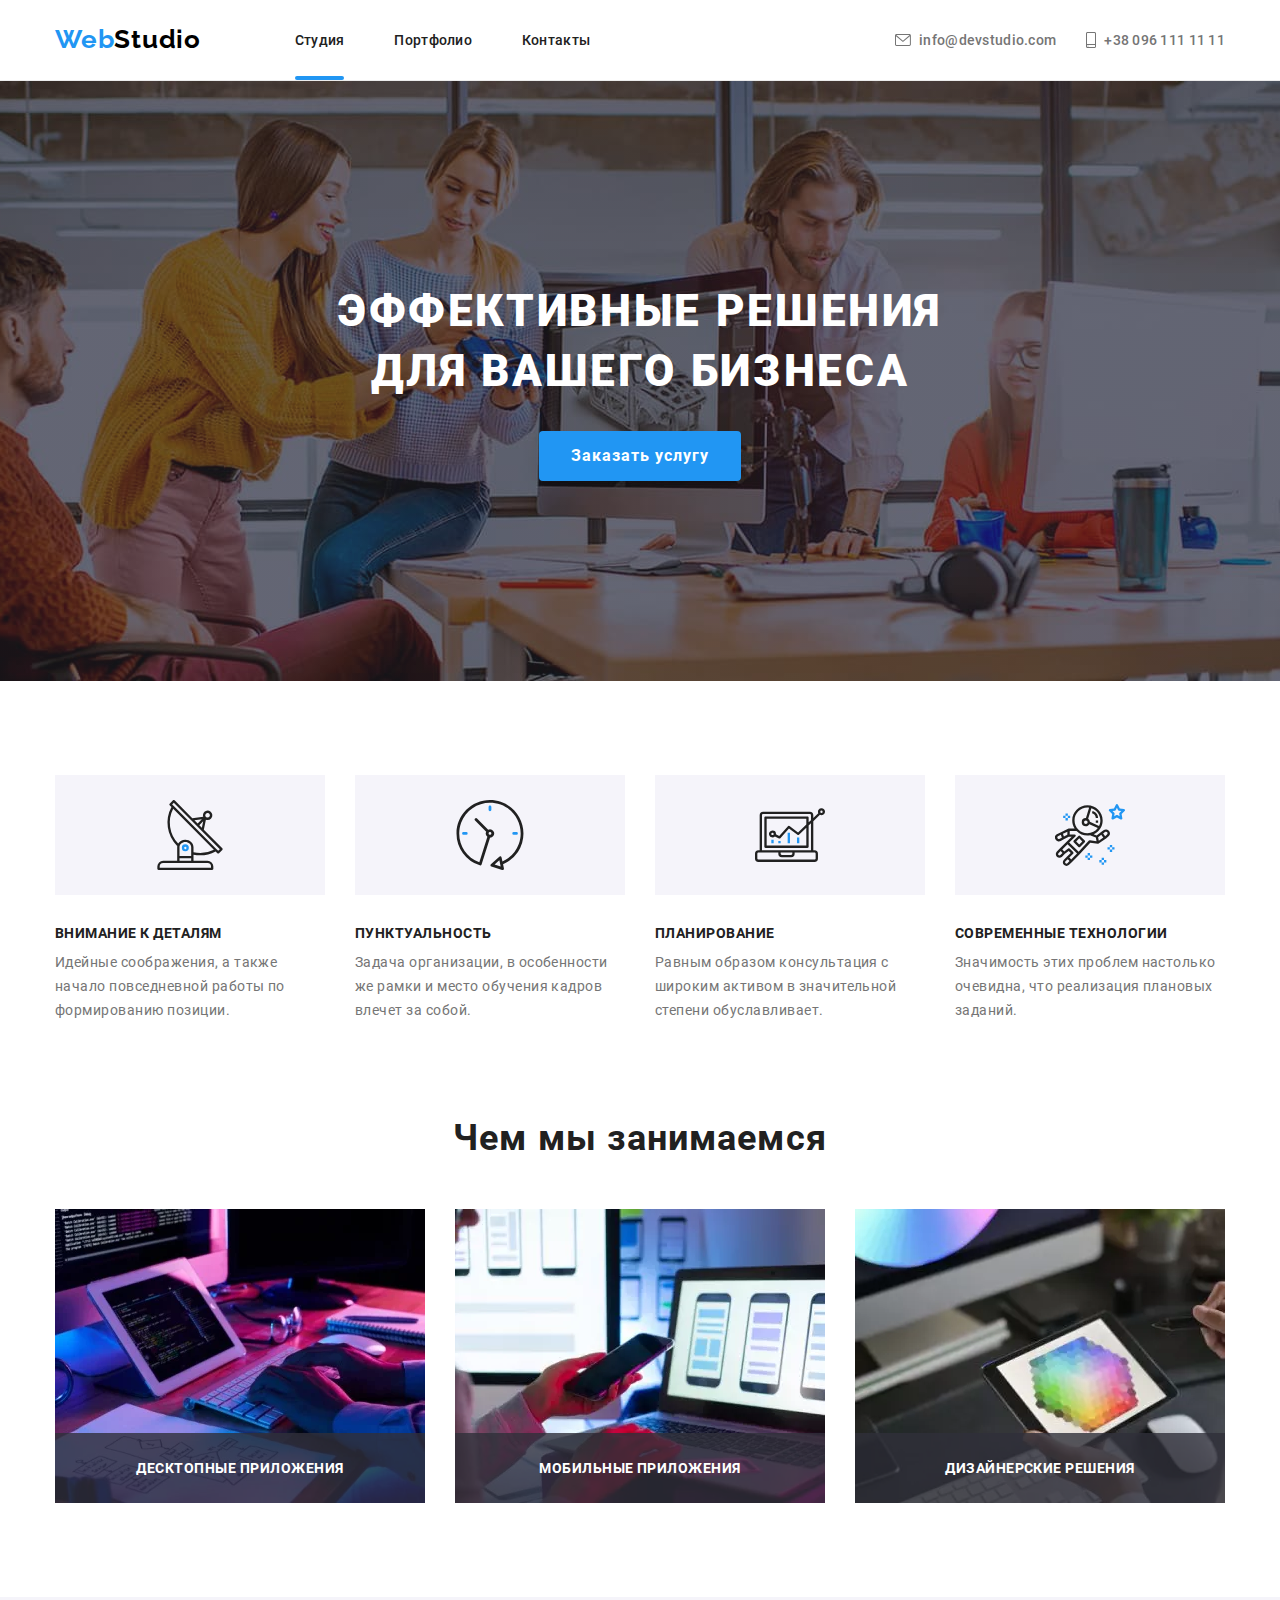
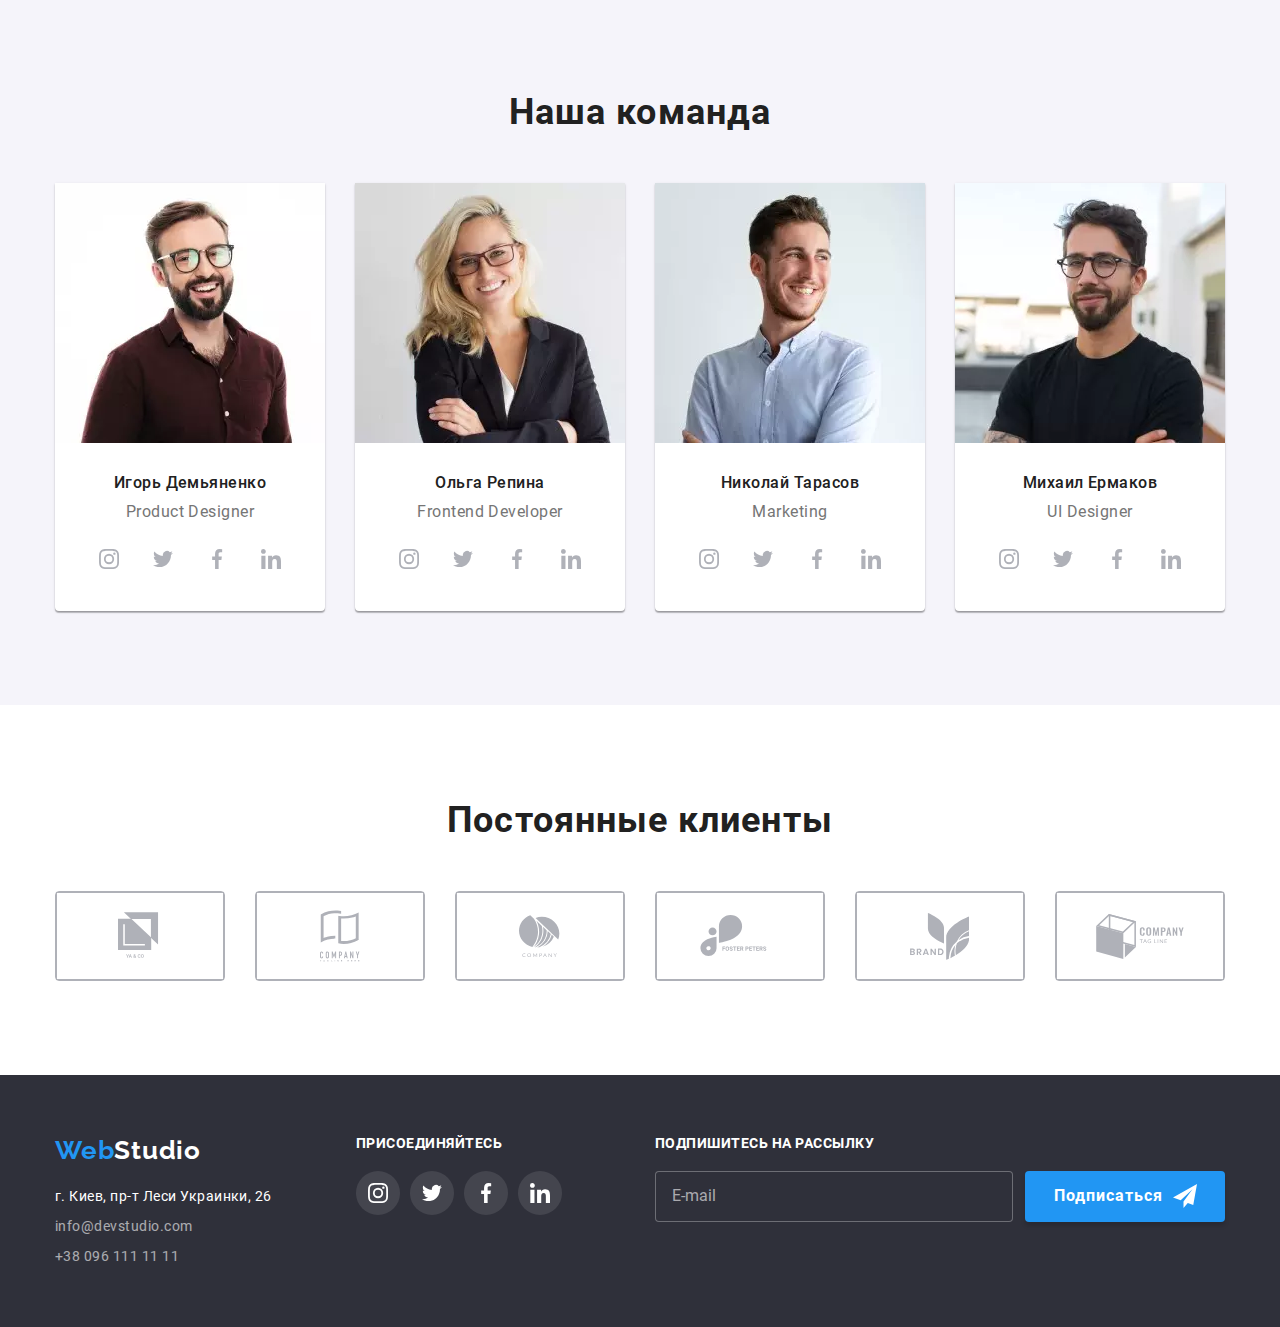
<file: index.html>
<!DOCTYPE  html>
<html  lang="ru">
<head>
        <meta  charset="UTF-8">
        <meta  name="viewport"  content="width=device-width,  initial-scale=1.0">
        <meta name="description" content="Разработка сайтов и веб-приложений">
        <title>Web Studio</title>
        <link rel="stylesheet" href="./css/main.min.css">        
</head>
<body class="page">
        <!--Шапка  сайта-->
        <header class="header">
                <div class="container header__container">
                        <a  href="index.html" class="logo header__logo logo--dark" aria-label="ссылка на Web Studio">
                                <span class="logo__label">Web</span>Studio
                        </a>
                        
                        <button type="button" class="menu-button" data-menu-button aria-expanded="false" aria-controls="navigation-wrap">
                                <svg class="menu-button__icon" aria-label="переключатель мобильного меню">
                                        <use href="./img/symbol-defs.svg#menu_40px" class="menu-button__icon-menu"></use>
                                        <use href="./img/symbol-defs.svg#close_40px" class="menu-button__icon-cross"></use>
                                </svg>
                        </button>
                        <div class="navigation-wrap" id="navigation-wrap" data-menu>
                                <nav class="nav">
                                        <ul class=" nav-menu list flexbox">
                                               <li class="nav-menu__item">
                                                        <a  href="index.html" class="nav-menu__link nav-menu__link--active" aria-label="ссылка на страницу Web Studio">Студия</a>
                                                </li>
                                                <li class="nav-menu__item">
                                                        <a  href="portfolio.html" class="nav-menu__link" aria-label="ссылка на страницу Portfolio">Портфолио</a>
                                                </li>
                                                <li class="nav-menu__item">
                                                        <a  href="" class="nav-menu__link" aria-label="ссылка на страницу Contacts">Контакты</a>
                                                </li>
                                        </ul>
                                
                                </nav>
                                <ul class="nav-contacts list">
                                        <li class="nav-contacts__item">
                                                <a  href="mailto:info@devstudio.com" class="nav-contacts__link flexbox">
                                                        <svg class="nav-contacts__icon nav-contacts__envelope">
                                                               <use href="./img/symbol-defs.svg#envelope"></use>
                                                        </svg>
                                                        info@devstudio.com
                                                </a>
                                        </li>
                                        <li class="nav-contacts__item">
                                                <a  href="tel:+380961111111" class="nav-contacts__link flexbox">
                                                        <svg class="nav-contacts__icon nav-contacts__smartphone">
                                                                <use href="./img/symbol-defs.svg#smartphone"></use>
                                                        </svg>
                                                        +38 096 111 11 11
                                                </a>
                                        </li>
                                </ul>
                        </div>
                </div>
        </header>
        <main>
         <!--Герой-->
         <section class="hero">
                <div class="container">
                        <h1 class="hero__title">Эффективные решения для вашего бизнеса</h1>
                        <button type="button" name="order-service" value="Заказать услугу" class="button hero__button" data-modal-open>Заказать услугу</button>
                </div>
        </section>
        <!--Преимущества-->
        <section class="section section--start">                
                <div class="container">
                        <h2 class="section__title section__title--center visually-hidden">Нашы преимущества</h2>
                        <ul class="benefits list flexbox">
                                <li class="benefits__item">
                                        <h3 class="benefits__title">внимание к деталям</h3>
                                        <p class="benefits__description">Идейные соображения, а также начало повседневной работы по формированию позиции.</p>
                                </li>

                                <li class="benefits__item">
                                        <h3 class="benefits__title">пунктуальность</h3>
                                        <p class="benefits__description">Задача организации, в особенности же рамки и место обучения кадров влечет за собой.</p>
                                </li>

                                <li class="benefits__item">
                                        <h3 class="benefits__title">планирование</h3>
                                        <p class="benefits__description">Равным образом консультация с широким активом в значительной степени обуславливает.</p>
                                </li>

                                <li class="benefits__item">
                                        <h3 class="benefits__title">современные технологии</h3>
                                        <p class="benefits__description">Значимость этих проблем настолько очевидна, что реализация плановых заданий.</p>
                                </li>
                        </ul>
                </div>
        </section>
        
        <!--Чем  мы  занимаемся-->
        <section class="section section--none">
                <div class="container">
                        <h2 class="section__title section__title--center">Чем мы занимаемся</h2>
                        <ul class="occupation list flexbox">
                                <li class="occupation__item">
                                        <div class="occupation__thumb">
                                                <picture>
                                                        <source 
                                                        srcset="./img/desktop/desctop.webp 1x, ./img/desktop/desctop@2x.webp 2x" 
                                                        type="image/webp" 
                                                        media="(min-width: 1200px)">
                                                        
                                                        <source 
                                                        srcset="./img/desktop/desctop.jpg 1x, ./img/desktop/desctop@2x.jpg 2x" 
                                                        media="(min-width: 1200px)">
                        
                                                        <img  src="./img/desktop/desctop.jpg"  alt="notebook" class="img">
                                                </picture>
                                                <div class="occupation__label">
                                                        <h3 class="occupation__title">Десктопные приложения</h3>                                         
                                                </div>        
                                        </div>
                                </li>
                                <li class="occupation__item">
                                        <div class="occupation__thumb">
                                                <picture>
                                                        <source 
                                                        srcset="./img/desktop/mobile.webp 1x, ./img/desktop/mobile@2x.webp 2x" 
                                                        type="image/webp" 
                                                        media="(min-width: 1200px)">
                                                        
                                                        <source 
                                                        srcset="./img/desktop/mobile.jpg 1x, ./img/desktop/mobile@2x.jpg 2x" 
                                                        media="(min-width: 1200px)">
                        
                                                        <img  src="./img/desktop/mobile.jpg"   alt="smartphone" class="img">
                                                </picture>
                                                
                                                <div class="occupation__label">
                                                        <h3 class="occupation__title">Мобильные приложения</h3>                                         
                                                </div>
                                        </div>
                                </li>

                                <li class="occupation__item">
                                        <div class="occupation__thumb">
                                                <picture>
                                                        <source 
                                                        srcset="./img/desktop/design.webp 1x, ./img/desktop/design@2x.webp 2x" 
                                                        type="image/webp" 
                                                        media="(min-width: 1200px)">
                                                        
                                                        <source 
                                                        srcset="./img/desktop/design.jpg 1x, ./img/desktop/design@2x.jpg 2x" 
                                                        media="(min-width: 1200px)">
                        
                                                        <img  src="./img/desktop/design.jpg"    alt="labtop" class="img">
                                                </picture>
                                                <div class="occupation__label">
                                                        <h3 class="occupation__title">Дизайнерские решения</h3>                                         
                                                </div>
                                        </div>
                                </li>
                        </ul>
                </div>

        </section>
        <!--Наша  команда-->
        <section class="section section--start section--grey">
                <div class="container">
                        <h2 class="section__title">Наша команда</h2>
                <ul class="team list flexbox">
                        <li class="team__item">
                                <picture>
                                        <!-- для мобсльного -->
                                        <source 
                                        srcset="./img/mobile/Product-Designer.webp 1x, ./img/mobile/Product-Designer@2x.webp 2x" 
                                        type="image/webp" 
                                        media="(max-width: 767px)">
                                        <source 
                                        srcset="./img/mobile/Product-Designer.jpg 1x, ./img/mobile/Product-Designer@2x.jpg 2x" 
                                        media="(max-width: 767px)">
                                        <!-- для десктопа -->
                                        <source 
                                        srcset="./img/desktop/Product-Designer.webp 1x, ./img/desktop/Product-Designer@2x.webp 2x" 
                                        type="image/webp" 
                                        media="(min-width: 1200px)">
                                        <source 
                                        srcset="./img/desktop/Product-Designer.jpg 1x, ./img/desktop/Product-Designer@2x.jpg 2x" 
                                        media="(min-width: 1200px)">
                                        <!-- для таблета -->
                                        <source 
                                        srcset="./img/tablet/Product-Designer.webp 1x, ./img/tablet/Product-Designer@2x.webp 2x" 
                                        type="image/webp" 
                                        media="(min-width: 768px)">
                                        <source 
                                        srcset="./img/tablet/Product-Designer.jpg 1x, ./img/tablet/Product-Designer@2x.jpg 2x" 
                                        media="(min-width: 768px)">
                                        
                                        <img  src="./img/tablet/Product-Designer.jpg"  alt="Igor Demyanenko" class="img team__img">
                                </picture>
                                <h3 class="team__name">Игорь Демьяненко</h3>
                                <p class="team__position">Product Designer</p>
                                <ul class="social list flexbox">
                                        <li class="social__item">
                                                <a class="social__link flexbox" href="" aria-label="ссылка на instagram">
                                                        <svg class="social__icon">
                                                                <use href="./img/symbol-defs.svg#instagram"></use>
                                                        </svg>
                                                </a>
                                        </li>
                                        <li class="social__item">
                                                <a class="social__link flexbox" href="" aria-label="ссылка на twitter">
                                                        <svg class="social__icon">
                                                                <use href="./img/symbol-defs.svg#twitter"></use>
                                                        </svg>
                                                </a>
                                        </li>
                                        <li class="social__item">
                                                <a class="social__link flexbox" href="" aria-label="ссылка на facebook">
                                                        <svg class="social__icon">
                                                                <use href="./img/symbol-defs.svg#facebook"></use>
                                                        </svg>
                                                </a>
                                        </li>
                                        <li class="social__item">
                                                <a class="social__link flexbox" href="" aria-label="ссылка на linkedin">
                                                        <svg class="social__icon">
                                                                <use href="./img/symbol-defs.svg#linkedin"></use>
                                                        </svg>
                                                </a>
                                        </li>
                                </ul>                
                        </li>

                        <li class="team__item">

                                <picture>
                                        <!-- для мобильного -->
                                        <source 
                                        srcset="./img/mobile/Frontend-Developer.webp 1x, ./img/mobile/Frontend-Developer@2x.webp 2x" 
                                        type="image/webp" 
                                        media="(max-width: 767px)">
                                        <source 
                                        srcset="./img/mobile/Frontend-Developer.jpg 1x, ./img/mobile/Frontend-Developer@2x.jpg 2x" 
                                        media="(max-width: 767px)">
                                        <!-- для дектопа -->
                                        <source 
                                        srcset="./img/desktop/Frontend-Developer.webp 1x, ./img/desktop/Frontend-Developer@2x.webp 2x" 
                                        type="image/webp" 
                                        media="(min-width: 1200px)">
                                        <source 
                                        srcset="./img/desktop/Frontend-Developer.jpg 1x, ./img/desktop/Frontend-Developer@2x.jpg 2x" 
                                        media="(min-width: 1200px)">
                                        <!-- для таблета -->
                                        <source 
                                        srcset="./img/tablet/Frontend-Developer.webp 1x, ./img/tablet/Frontend-Developer@2x.webp 2x" 
                                        type="image/webp" 
                                        media="(min-width: 768px)">
                                        <source 
                                        srcset="./img/tablet/Frontend-Developer.jpg 1x, ./img/tablet/Frontend-Developer@2x.jpg 2x" 
                                        media="(min-width: 768px)">
                                        
                                        <img  src="./img/tablet/Frontend-Developer.jpg"  alt="Olga Repina" class="img team__img">

                                </picture>
                                <h3 class="team__name">Ольга Репина</h3>
                                <p class="team__position">Frontend Developer</p>
                                <ul class="social list flexbox">
                                        <li class="social__item">
                                                <a class="social__link flexbox" href="" aria-label="ссылка на instagram">
                                                        <svg class="social__icon">
                                                                <use href="./img/symbol-defs.svg#instagram"></use>
                                                        </svg>
                                                </a>
                                        </li>
                                        <li class="social__item">
                                                <a class="social__link flexbox" href="" aria-label="ссылка на twitter">
                                                        <svg class="social__icon">
                                                                <use href="./img/symbol-defs.svg#twitter"></use>
                                                        </svg>
                                                </a>
                                        </li>
                                        <li class="social__item">
                                                <a class="social__link flexbox" href="" aria-label="ссылка на facebook">
                                                        <svg class="social__icon">
                                                                <use href="./img/symbol-defs.svg#facebook"></use>
                                                        </svg>
                                                </a>
                                        </li>
                                        <li class="social__item">
                                                <a class="social__link flexbox" href="" aria-label="ссылка на linkedin">
                                                        <svg class="social__icon">
                                                                <use href="./img/symbol-defs.svg#linkedin"></use>
                                                        </svg>
                                                </a>
                                        </li>
                                </ul>
                        </li>        
                        <li class="team__item">
                                <picture>
                                        <!-- для мобильного -->
                                        <source 
                                        srcset="./img/mobile/Marketing.webp 1x, ./img/mobile/Marketing@2x.webp 2x" 
                                        type="image/webp" 
                                        media="(max-width: 767px)">
                                        <source 
                                        srcset="./img/mobile/Marketing.jpg 1x, ./img/mobile/Marketing@2x.jpg 2x" 
                                        media="(max-width: 767px)">
                                        <!-- для дектопа -->
                                        <source 
                                        srcset="./img/desktop/Marketing.webp 1x, ./img/desktop/Marketing@2x.webp 2x" 
                                        type="image/webp" 
                                        media="(min-width: 1200px)">
                                        <source 
                                        srcset="./img/desktop/Marketing.jpg 1x, ./img/desktop/Marketing@2x.jpg 2x" 
                                        media="(min-width: 1200px)">
                                        <!-- для таблета -->
                                        <source 
                                        srcset="./img/tablet/Marketing.webp 1x, ./img/tablet/Marketing@2x.webp 2x" 
                                        type="image/webp" 
                                        media="(min-width: 768px)">
                                        <source 
                                        srcset="./img/tablet/Marketing.jpg 1x, ./img/tablet/Marketing@2x.jpg 2x" 
                                        media="(min-width: 768px)">
                                        
                                        <img  src="./img/tablet/Marketing.jpg"  alt="Nikolai Tarasov" class="img team__img">

                                </picture>
                                <h3 class="team__name">Николай Тарасов</h3>
                                <p class="team__position">Marketing</p>
                                <ul class="social list flexbox">
                                        <li class="social__item">
                                                <a class="social__link flexbox" href="" aria-label="ссылка на instagram">
                                                        <svg class="social__icon">
                                                                <use href="./img/symbol-defs.svg#instagram"></use>
                                                        </svg>
                                                </a>
                                        </li>
                                        <li class="social__item">
                                                <a class="social__link flexbox" href="" aria-label="ссылка на twitter">
                                                        <svg class="social__icon">
                                                                <use href="./img/symbol-defs.svg#twitter"></use>
                                                        </svg>
                                                </a>
                                        </li>
                                        <li class="social__item">
                                                <a class="social__link flexbox" href="" aria-label="ссылка на facebook">
                                                        <svg class="social__icon">
                                                                <use href="./img/symbol-defs.svg#facebook"></use>
                                                        </svg>
                                                </a>
                                        </li>
                                        <li class="social__item">
                                                <a class="social__link flexbox" href="" aria-label="ссылка на linkedin">
                                                        <svg class="social__icon">
                                                                <use href="./img/symbol-defs.svg#linkedin"></use>
                                                        </svg>
                                                </a>
                                        </li>
                                </ul>       
                        </li>

                        <li class="team__item">
                                <picture>
                                        <!-- для мобильного -->
                                        <source 
                                        srcset="./img/mobile/UI-Designer.webp 1x, ./img/mobile/UI-Designer@2x.webp 2x" 
                                        type="image/webp" 
                                        media="(max-width: 767px)">
                                        <source 
                                        srcset="./img/mobile/UI-Designer.jpg 1x, ./img/mobile/UI-Designer@2x.jpg 2x" 
                                        media="(max-width: 767px)">
                                        <!-- для дектопа -->
                                        <source 
                                        srcset="./img/desktop/UI-Designer.webp 1x, ./img/desktop/UI-Designer@2x.webp 2x" 
                                        type="image/webp" 
                                        media="(min-width: 1200px)">
                                        <source 
                                        srcset="./img/desktop/UI-Designer.jpg 1x, ./img/desktop/UI-Designer@2x.jpg 2x" 
                                        media="(min-width: 1200px)">
                                        <!-- для таблета -->
                                        <source 
                                        srcset="./img/tablet/UI-Designer.webp 1x, ./img/tablet/UI-Designer@2x.webp 2x" 
                                        type="image/webp" 
                                        media="(min-width: 768px)">
                                        <source 
                                        srcset="./img/tablet/UI-Designer.jpg 1x, ./img/tablet/UI-Designer@2x.jpg 2x" 
                                        media="(min-width: 768px)">
                                        
                                        <img  src="./img/tablet/UI-Designer.jpg"  alt="Mikhail Ermakov" class="img team__img">

                                </picture>
                                <h3 class="team__name">Михаил Ермаков</h3>
                                <p class="team__position">UI Designer</p>
                                <ul class="social list flexbox">
                                        <li class="social__item">
                                                <a class="social__link flexbox" href="" aria-label="ссылка на instagram">
                                                        <svg class="social__icon">
                                                                <use href="./img/symbol-defs.svg#instagram"></use>
                                                        </svg>
                                                </a>
                                        </li>
                                        <li class="social__item">
                                                <a class="social__link flexbox" href="" aria-label="ссылка на twitter">
                                                        <svg class="social__icon">
                                                                <use href="./img/symbol-defs.svg#twitter"></use>
                                                        </svg>
                                                </a>
                                        </li>
                                        <li class="social__item">
                                                <a class="social__link flexbox" href="" aria-label="ссылка на facebook">
                                                        <svg class="social__icon">
                                                                <use href="./img/symbol-defs.svg#facebook"></use>
                                                        </svg>
                                                </a>
                                        </li>
                                        <li class="social__item">
                                                <a class="social__link flexbox" href="" aria-label="ссылка на linkedin">
                                                        <svg class="social__icon">
                                                                <use href="./img/symbol-defs.svg#linkedin"></use>
                                                        </svg>
                                                </a>
                                        </li>
                                </ul>
                        </li>
                </ul>
                </div>               
        </section>  

        <!--Клиенты-->
        <section class="section section--start">
                <div class="container">
                        <h2 class="section__title">Постоянные клиенты</h2>
                        <ul class="clients list flexbox">
                                <li class="clients__item">
                                        <a class="clients__link flexbox" href="" aria-label="ссылка на yago">
                                                <svg class="clients__icon clients__yago">
                                                        <use href="./img/symbol-defs.svg#yago"></use>
                                                </svg>
                                        </a>
                                </li>
                                <li class="clients__item">
                                        <a class="clients__link flexbox" href="" aria-label="ссылка на tagline">
                                                <svg class="clients__icon clients__tagline">
                                                        <use href="./img/symbol-defs.svg#tagline"></use>
                                                </svg>
                                        </a>
                                </li>
                                <li class="clients__item">
                                        <a class="clients__link flexbox" href="" aria-label="ссылка на company">
                                                <svg class="clients__icon clients__company">
                                                        <use href="./img/symbol-defs.svg#company"></use>
                                                </svg>
                                        </a>
                                </li>
                                <li class="clients__item">
                                        <a class="clients__link flexbox" href="" aria-label="ссылка на fosterpeters">
                                                <svg class="clients__icon clients__fosterpeters">
                                                        <use href="./img/symbol-defs.svg#foster-peters"></use>
                                                </svg>
                                        </a>
                                </li>
                                <li class="clients__item">
                                        <a class="clients__link flexbox" href="" aria-label="ссылка на brand">
                                                <svg class="clients__icon clients__brand">
                                                        <use href="./img/symbol-defs.svg#brand"></use>
                                                </svg>
                                        </a>
                                </li>
                                <li class="clients__item">
                                        <a class="clients__link flexbox" href="" aria-label="ссылка на Company tagline">
                                                <svg class="clients__icon clients__Comptagline">
                                                        <use href="./img/symbol-defs.svg#Comp-tagline"></use>
                                                </svg>
                                        </a>
                                </li>
                        </ul>
                </div>
            </section>
    </main>
        <!--футер-->
        <footer class="footer">
                <div class="container footer__container">
                   <div class="footer__contacts">
                        <a href="./index.html" class="logo footer__logo  logo--white" aria-label="ссылка на Web Studio">
                                <span class="logo__label">Web</span>Studio
                        </a>
                        <address class="address">
                                                г. Киев, пр-т Леси Украинки, 26
                                <a  href="mailto:info@devstudio.com" class="address__link">info@devstudio.com</a>
                                <a  href="tel:+380961111111" class="address__link">+38 096 111 11 11</a>
                        </address>
                   </div>     
                        <div class="join">                   
                           <b class="join__text">Присоединяйтесь</b>
                           <ul class="social list flexbox">
                                <li class="social__item">
                                        <a class="social__link social__link--dark flexbox" href="" aria-label="ссылка на Company instagram">
                                                <svg class="social__icon social__icon--white">
                                                        <use href="./img/symbol-defs.svg#instagram"></use>
                                                </svg>
                                        </a>
                                </li>
                                <li class="social__item">
                                        <a class="social__link social__link--dark flexbox" href="" aria-label="ссылка на Company twitter">
                                                <svg class="social__icon social__icon--white">
                                                        <use href="./img/symbol-defs.svg#twitter"></use>
                                                </svg>
                                        </a>
                                </li>
                                <li class="social__item">
                                        <a class="social__link social__link--dark flexbox" href="" aria-label="ссылка на Company facebook">
                                                <svg class="social__icon social__icon--white">
                                                        <use href="./img/symbol-defs.svg#facebook"></use>
                                                </svg>
                                        </a>
                                </li>
                                <li class="social__item">
                                        <a class="social__link social__link--dark flexbox" href="" aria-label="ссылка на Company linkedin">
                                                <svg class="social__icon social__icon--white">
                                                        <use href="./img/symbol-defs.svg#linkedin"></use>
                                                </svg>
                                        </a>
                                </li>
                           </ul>    
                        </div>
                        <form class="subscribe-form flexbox" id="subscribe-form">
                                <label for="email" class="subscribe__text">Подпишитесь на рассылку</label>
                                <div class="subscribe-form__wrap">
                                    <input type="email" name="email" id="email" placeholder="E-mail" class="subscribe-form__input">
                                    <button type="submit" class="button subscribe-form__button">
                                            Подписаться
                                            <svg class="button__icon button__icon--end">
                                                    <use href="./img/symbol-defs.svg#icon-send"></use>
                                            </svg>
                                    </button>
                                </div>
                            </form>                                
                </div>         
       </footer>

       <div class="backdrop is-hidden" data-modal>
               <div class="modal">
                       <button class="button-close" data-modal-close>
                                <svg class="button-close__icon">
                                        <use href="./img/symbol-defs.svg#close-btn"></use>
                                </svg>                
                       </button>
                       <form class="form" id="contact-form">
                        <b class="modal__text">Оставте свои данные, мы вам перезвоним</b>
                        <div class="form-field flexbox">
                                <label for="name" class="form-field__label">Имя</label>
                                <div class="input-wrap">
                                        <input type="text" name="name" id="name" class="form-field__input" placeholder=" " pattern="^[a-zA-ZА-Яа-яЁёї'іє\s]+$" autocomplete="off"  required>
                                        <svg class= "form-field__input-icon">
                                                <use href="./img/symbol-defs.svg#icon-name"></use>
                                        </svg>
                                </div>
                                        
                        </div>
                        <div class="form-field flexbox">
                                <label for="telephone" class="form-field__label">Телефон</label>
                                <div class="input-wrap">
                                        <input type="tel" name="telephone" id="telephone" class="form-field__input" placeholder=" " pattern="[0-9]{10,12}" autocomplete="off" required>
                                        <svg class= "form-field__input-icon">
                                                <use href="./img/symbol-defs.svg#icon-tel"></use>
                                        </svg>
                                </div>
                        </div>
                        <div class="form-field flexbox">
                                <label for="mail" class="form-field__label">Почта</label>
                                <div class="input-wrap">
                                        <input type="email" name="mail" id="mail" class="form-field__input" placeholder=" " autocomplete="off" required>
                                        <svg class= "form-field__input-icon">
                                                <use href="./img/symbol-defs.svg#icon-mail"></use>
                                        </svg>
                                </div>
                        </div>
                        <div class="form-field form-field--end flexbox">
                                <label for="comment" class="form-field__label">Комментарий</label>
                                <textarea name="comment" id="comment" rows="6" placeholder="Введите коментарий" class="form-field__textarea"></textarea>
                        </div>
                                <label for="checkbox" class="form__checkbox-label">
                                <input type="checkbox" class="form__checkbox visually-hidden" id="checkbox"/>
                                <span class="form__checkbox-icon"></span>Соглашаюсь с рассылкой и принимаю
                                <a href="" class="form__checkbox-link">Условия договора</a>
                                </label>
                
                        
                        <button type="submit" class="button form__button">Отправить</button>
               </form>
               </div>
       </div>
       <script src="./js/modal.js"></script>
       <script src="js/menu.js"></script>
</body>
</html>
</file>
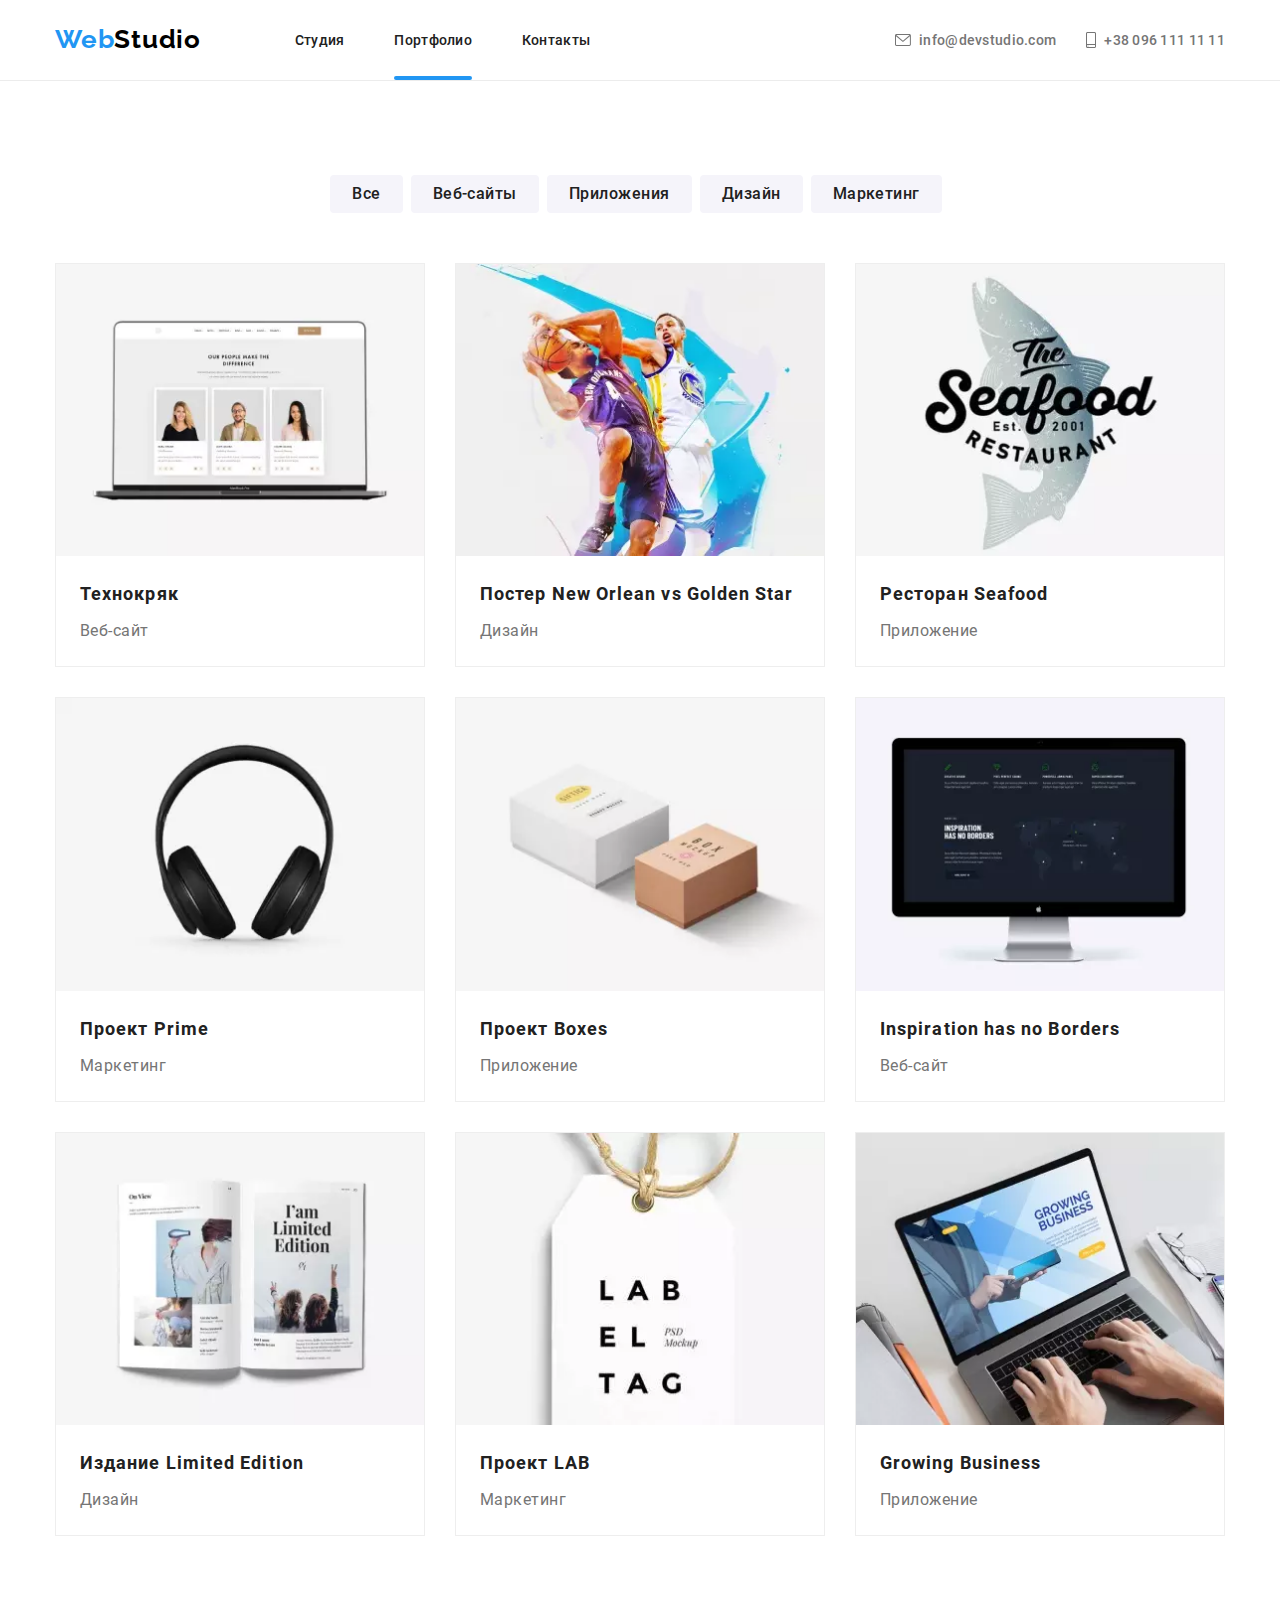
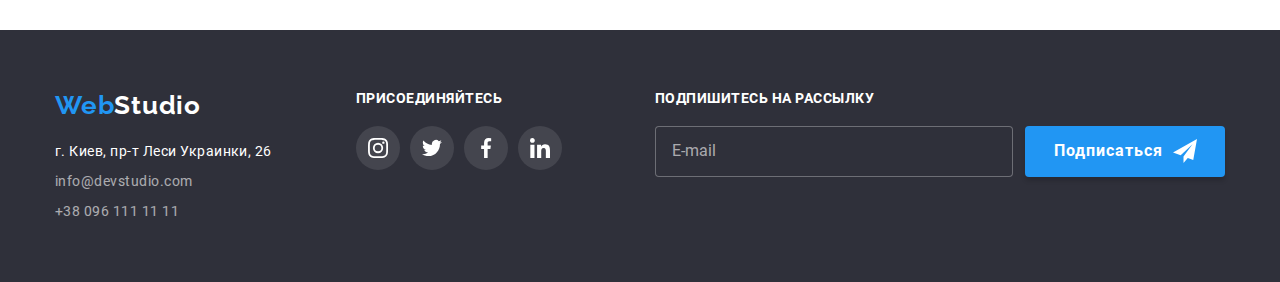
<file: portfolio.html>
<!DOCTYPE  html>
<html  lang="ru">
<head>
        <meta  charset="UTF-8">
        <meta  name="viewport"  content="width=device-width,  initial-scale=1.0">
        <meta name="description" content="Разработка сайтов и веб-приложений">
        <title>Portfolio</title>
        <link rel="stylesheet" href="./css/portfolio.min.css">
</head>
<body class="page">
    <!--Шапка  сайта-->
    <header class="header">
        <div class="container header__container">
                <a  href="index.html" class="logo header__logo logo--dark" aria-label="ссылка на Web Studio">
                        <span class="logo__label">Web</span>Studio
                </a>
                
                <button type="button" class="menu-button" data-menu-button aria-expanded="false" aria-controls="navigation-wrap">
                        <svg class="menu-button__icon" aria-label="переключатель мобильного меню">
                                <use href="./img/symbol-defs.svg#menu_40px" class="menu-button__icon-menu"></use>
                                <use href="./img/symbol-defs.svg#close_40px" class="menu-button__icon-cross"></use>
                        </svg>
                </button>
                <div class="navigation-wrap" id="navigation-wrap" data-menu>
                        <nav class="nav">
                                <ul class=" nav-menu list flexbox">
                                       <li class="nav-menu__item">
                                                <a  href="index.html" class="nav-menu__link" aria-label="ссылка на страницу Web Studio">Студия</a>
                                        </li>
                                        <li class="nav-menu__item">
                                                <a  href="portfolio.html" class="nav-menu__link nav-menu__link--active" aria-label="ссылка на страницу Portfolio">Портфолио</a>
                                        </li>
                                        <li class="nav-menu__item">
                                                <a  href="" class="nav-menu__link" aria-label="ссылка на страницу Contacts">Контакты</a>
                                        </li>
                                </ul>
                        
                        </nav>
                        <ul class="nav-contacts list">
                                <li class="nav-contacts__item">
                                        <a  href="mailto:info@devstudio.com" class="nav-contacts__link flexbox">
                                                <svg class="nav-contacts__icon nav-contacts__envelope">
                                                       <use href="./img/symbol-defs.svg#envelope"></use>
                                                </svg>
                                                info@devstudio.com
                                        </a>
                                </li>
                                <li class="nav-contacts__item">
                                        <a  href="tel:+380961111111" class="nav-contacts__link flexbox">
                                                <svg class="nav-contacts__icon nav-contacts__smartphone">
                                                        <use href="./img/symbol-defs.svg#smartphone"></use>
                                                </svg>
                                                +38 096 111 11 11
                                        </a>
                                </li>
                        </ul>
                </div>
        </div>
</header>
        <main>
            <!--фильтры проектов-->
        <section class="section section--start">
            <div class="container">
                <h2 class="section__title section__title--center visually-hidden">Нашы проекты</h2>
                <ul class="filters list">
                    <li class="filters__item">
                        <button type="button" class="button filters__button">Все</button>
                    </li>
                    <li class="filters__item">
                        <button type="button" class="button filters__button">Веб-сайты</button>
                    </li>
                    <li class="filters__item">
                        <button type="button" class="button filters__button">Приложения</button>
                    </li>
                    <li class="filters__item">
                        <button type="button" class="button filters__button">Дизайн</button>
                    </li>
                    <li class="filters__item">
                        <button type="button" class="button filters__button">Маркетинг</button>
                    </li>
                </ul>
                <ul class="galery list flexbox">
                    <li class="galery__item">
                        <a class="galery__link" href="">
                            <div class="project">
                                <div class="project-thumb">
                                     <picture>
                                        <!-- для мобсльного -->
                                        <source 
                                        srcset="./img/mobile/web-site.webp 1x, ./img/mobile/web-site@2x.webp 2x" 
                                        type="image/webp" 
                                        media="(max-width: 767px)">
                                        <source 
                                        srcset="./img/mobile/web-site.jpg 1x, ./img/mobile/web-site@2x.jpg 2x" 
                                        media="(max-width: 767px)">
                                        <!-- для десктопа -->
                                        <source 
                                        srcset="./img/desktop/web-site.webp 1x, ./img/desktop/web-site@2x.webp 2x" 
                                        type="image/webp" 
                                        media="(min-width: 1200px)">
                                        <source 
                                        srcset="./img/desktop/web-site.jpg 1x, ./img/desktop/web-site@2x.jpg 2x" 
                                        media="(min-width: 1200px)">
                                        <!-- для таблета -->
                                        <source 
                                        srcset="./img/tablet/web-site.webp 1x, ./img/tablet/web-site@2x.webp 2x" 
                                        type="image/webp" 
                                        media="(min-width: 768px)">
                                        <source 
                                        srcset="./img/tablet/web-site.jpg 1x, ./img/tablet/web-site@2x.jpg 2x" 
                                        media="(min-width: 768px)">
                                        
                                        <img src="./img/tablet/web-site.jpg" alt="Веб-сайт Технокряк" class="img">
                                </picture>
                                    
                                    <div class="project-overlay">
                                    <p class="project-overlay__text">Технокряк это современная площадка распространения коронавируса. Компании используют эту платформу для цифрового шпионажа и атак на защищённые сервера конкурентов.</p>
                                    </div>
                                </div>
                                <div class="project__text-container">
                                    <h3 class="project__title">Технокряк</h3>
                                    <p class="project__description">Веб-сайт</p>
                                </div>
                            </div>
                        </a>
                    </li>
                    <li class="galery__item">
                        <a class="galery__link" href="">
                            <div class="project">
                                <div class="project-thumb">
                                     <picture>
                                        <!-- для мобсльного -->
                                        <source 
                                        srcset="./img/mobile/poster.webp 1x, ./img/mobile/poster@2x.webp 2x" 
                                        type="image/webp" 
                                        media="(max-width: 767px)">
                                        <source 
                                        srcset="./img/mobile/poster.jpg 1x, ./img/mobile/poster@2x.jpg 2x" 
                                        media="(max-width: 767px)">
                                        <!-- для десктопа -->
                                        <source 
                                        srcset="./img/desktop/poster.webp 1x, ./img/desktop/poster@2x.webp 2x" 
                                        type="image/webp" 
                                        media="(min-width: 1200px)">
                                        <source 
                                        srcset="./img/desktop/poster.jpg 1x, ./img/desktop/poster@2x.jpg 2x" 
                                        media="(min-width: 1200px)">
                                        <!-- для таблета -->
                                        <source 
                                        srcset="./img/tablet/poster.webp 1x, ./img/tablet/poster@2x.webp 2x" 
                                        type="image/webp" 
                                        media="(min-width: 768px)">
                                        <source 
                                        srcset="./img/tablet/poster.jpg 1x, ./img/tablet/poster@2x.jpg 2x" 
                                        media="(min-width: 768px)">
                                        
                                        <img src="./img/tablet/poster.jpg" alt="Постер New Orlean vs Golden State" class="img">
                                </picture>
                                    
                                    <div class="project-overlay">
                                    <p class="project-overlay__text">Lorem ipsum dolor sit amet consectetur, adipisicing elit. A labore laborum eveniet voluptate vitae quod rem totam necessitatibus optio natus suscipit, pariatur odit ab autem aut minus, tempora, possimus in vel! Amet sit minus tempora optio dignissimos alias magni vel?</p>
                                    </div>
                                </div>
                                <div class="project__text-container">
                                    <h3 class="project__title">Постер New Orlean vs Golden Star</h3>
                                    <p class="project__description">Дизайн</p>
                                </div>
                            </div>
                        </a>
                    </li>
                    <li class="galery__item">
                        <a class="galery__link" href="">
                            <div class="project">
                                <div class="project-thumb">
                                     <picture>
                                        <!-- для мобсльного -->
                                        <source 
                                        srcset="./img/mobile/restaurant-logo.webp 1x, ./img/mobile/restaurant-logo@2x.webp 2x" 
                                        type="image/webp" 
                                        media="(max-width: 767px)">
                                        <source 
                                        srcset="./img/mobile/restaurant-logo.jpg 1x, ./img/mobile/restaurant-logo@2x.jpg 2x" 
                                        media="(max-width: 767px)">
                                        <!-- для десктопа -->
                                        <source 
                                        srcset="./img/desktop/restaurant-logo.webp 1x, ./img/desktop/restaurant-logo@2x.webp 2x" 
                                        type="image/webp" 
                                        media="(min-width: 1200px)">
                                        <source 
                                        srcset="./img/desktop/restaurant-logo.jpg 1x, ./img/desktop/restaurant-logo@2x.jpg 2x" 
                                        media="(min-width: 1200px)">
                                        <!-- для таблета -->
                                        <source 
                                        srcset="./img/tablet/restaurant-logo.webp 1x, ./img/tablet/restaurant-logo@2x.webp 2x" 
                                        type="image/webp" 
                                        media="(min-width: 768px)">
                                        <source 
                                        srcset="./img/tablet/restaurant-logo.jpg 1x, ./img/tablet/restaurant-logo@2x.jpg 2x" 
                                        media="(min-width: 768px)">
                                        
                                        <img src="./img/tablet/restaurant-logo.jpg" alt="логотип ресторана Seafood" class="img">
                                </picture>
                                    
                                    <div class="project-overlay">
                                    <p class="project-overlay__text">Lorem ipsum dolor sit amet consectetur, adipisicing elit. A labore laborumsdsdsdsdsdsdsdssdsdsds eveniet voluptate vitae quod rem totam necessitatibus optio natus suscipit, pariatur odit ab autem aut minus, tempora, possimus in vel! Amet sit minus tempora optio dignissimos alias magni vel?</p>
                                    </div>
                                </div>
                                <div class="project__text-container">
                                    <h3 class="project__title">Ресторан Seafood</h3>
                                    <p class="project__description">Приложение</p>
                                </div>
                            </div>
                        </a>
                    </li>
                    <li class="galery__item">
                        <a  class="galery__link" href="">
                            <div class="project">
                                <div class="project-thumb">
                                     <picture>
                                        <!-- для мобсльного -->
                                        <source 
                                        srcset="./img/mobile/project-prime.webp 1x, ./img/mobile/project-prime@2x.webp 2x" 
                                        type="image/webp" 
                                        media="(max-width: 767px)">
                                        <source 
                                        srcset="./img/mobile/project-prime.jpg 1x, ./img/mobile/project-prime@2x.jpg 2x" 
                                        media="(max-width: 767px)">
                                        <!-- для десктопа -->
                                        <source 
                                        srcset="./img/desktop/project-prime.webp 1x, ./img/desktop/project-prime@2x.webp 2x" 
                                        type="image/webp" 
                                        media="(min-width: 1200px)">
                                        <source 
                                        srcset="./img/desktop/project-prime.jpg 1x, ./img/desktop/project-prime@2x.jpg 2x" 
                                        media="(min-width: 1200px)">
                                        <!-- для таблета -->
                                        <source 
                                        srcset="./img/tablet/project-prime.webp 1x, ./img/tablet/project-prime@2x.webp 2x" 
                                        type="image/webp" 
                                        media="(min-width: 768px)">
                                        <source 
                                        srcset="./img/tablet/project-prime.jpg 1x, ./img/tablet/project-prime@2x.jpg 2x" 
                                        media="(min-width: 768px)">
                                        
                                        <img src="./img/tablet/project-prime.jpg" alt="Наушники" class="img">
                                </picture>
                                
                                <div class="project-overlay">
                                <p class="project-overlay__text">Lorem ipsum dolor sit amet consectetur, adipisicing elit. A labore laborum eveniet voluptate vitae quod rem totam necessitatibus optio natus suscipit, pariatur odit ab autem aut minus, tempora, possimus in vel! Amet sit minus tempora optio dignissimos alias magni vel?</p>
                                </div>
                                </div>
                                <div class="project__text-container">
                                    <h3 class="project__title">Проект Prime</h3>
                                    <p class="project__description">Маркетинг</p>
                                </div>
                            </div>
                        </a>
                    </li>
                    <li class="galery__item">
                        <a class="galery__link" href="">
                            <div class="project">
                                <div class="project-thumb">
                                     <picture>
                                        <!-- для мобсльного -->
                                        <source 
                                        srcset="./img/mobile/project-boxes.webp 1x, ./img/mobile/project-boxes@2x.webp 2x" 
                                        type="image/webp" 
                                        media="(max-width: 767px)">
                                        <source 
                                        srcset="./img/mobile/project-boxes.jpg 1x, ./img/mobile/project-boxes@2x.jpg 2x" 
                                        media="(max-width: 767px)">
                                        <!-- для десктопа -->
                                        <source 
                                        srcset="./img/desktop/project-boxes.webp 1x, ./img/desktop/project-boxes@2x.webp 2x" 
                                        type="image/webp" 
                                        media="(min-width: 1200px)">
                                        <source 
                                        srcset="./img/desktop/project-boxes.jpg 1x, ./img/desktop/project-boxes@2x.jpg 2x" 
                                        media="(min-width: 1200px)">
                                        <!-- для таблета -->
                                        <source 
                                        srcset="./img/tablet/project-boxes.webp 1x, ./img/tablet/project-boxes@2x.webp 2x" 
                                        type="image/webp" 
                                        media="(min-width: 768px)">
                                        <source 
                                        srcset="./img/tablet/project-boxes.jpg 1x, ./img/tablet/project-boxes@2x.jpg 2x" 
                                        media="(min-width: 768px)">
                                        
                                        <img src="./img/tablet/project-boxes.jpg" alt="серая и коричневая коробки" class="img">
                                </picture>
                                    
                                    <div class="project-overlay">
                                    <p class="project-overlay__text">Lorem ipsum dolor sit amet consectetur, adipisicing elit. A labore laborum eveniet voluptate vitae quod rem totam necessitatibus optio natus suscipit, pariatur odit ab autem aut minus, tempora, possimus in vel! Amet sit minus tempora optio dignissimos alias magni vel?</p>
                                    </div>
                                </div>
                                <div class="project__text-container">
                                <h3 class="project__title">Проект Boxes</h3>
                                <p class="project__description">Приложение</p>
                                </div>
                            </div>
                        </a>
                    </li>
                    <li class="galery__item">
                        <a class="galery__link" href="">
                            <div class="project">
                                <div class="project-thumb">
                                     <picture>
                                        <!-- для мобсльного -->
                                        <source 
                                        srcset="./img/mobile/Inspiration.webp 1x, ./img/mobile/Inspiration@2x.webp 2x" 
                                        type="image/webp" 
                                        media="(max-width: 767px)">
                                        <source 
                                        srcset="./img/mobile/Inspiration.jpg 1x, ./img/mobile/Inspiration@2x.jpg 2x" 
                                        media="(max-width: 767px)">
                                        <!-- для десктопа -->
                                        <source 
                                        srcset="./img/desktop/Inspiration.webp 1x, ./img/desktop/Inspiration@2x.webp 2x" 
                                        type="image/webp" 
                                        media="(min-width: 1200px)">
                                        <source 
                                        srcset="./img/desktop/Inspiration.jpg 1x, ./img/desktop/Inspiration@2x.jpg 2x" 
                                        media="(min-width: 1200px)">
                                        <!-- для таблета -->
                                        <source 
                                        srcset="./img/tablet/inspiration.webp 1x, ./img/tablet/inspiration@2x.webp 2x" 
                                        type="image/webp" 
                                        media="(min-width: 768px)">
                                        <source 
                                        srcset="./img/tablet/inspiration.jpg 1x, ./img/tablet/inspiration@2x.jpg 2x" 
                                        media="(min-width: 768px)">
                                        
                                        <img src="./img/tablet/inspiration.jpg" alt="Веб-сайт Inspiration has no Borders" class="img">
                                </picture>
                                    
                                    <div class="project-overlay">
                                    <p class="project-overlay__text">Lorem ipsum dolor sit amet consectetur, adipisicing elit. A labore laborum eveniet voluptate vitae quod rem totam necessitatibus optio natus suscipit, pariatur odit ab autem aut minus, tempora, possimus in vel! Amet sit minus tempora optio dignissimos alias magni vel?</p>
                                    </div>
                                </div>
                            <div class="project__text-container">
                                <h3 class="project__title">Inspiration has no Borders</h3>
                                <p class="project__description">Веб-сайт</p>
                                </div>
                            </div>
                        </a>
                    </li>
                    <li class="galery__item">
                        <a class="galery__link" href="">
                            <div class="project">
                                <div class="project-thumb">
                                     <picture>
                                        <!-- для мобсльного -->
                                        <source 
                                        srcset="./img/mobile/edition.webp 1x, ./img/mobile/edition@2x.webp 2x" 
                                        type="image/webp" 
                                        media="(max-width: 767px)">
                                        <source 
                                        srcset="./img/mobile/edition.jpg 1x, ./img/mobile/edition@2x.jpg 2x" 
                                        media="(max-width: 767px)">
                                        <!-- для десктопа -->
                                        <source 
                                        srcset="./img/desktop/edition.webp 1x, ./img/desktop/edition@2x.webp 2x" 
                                        type="image/webp" 
                                        media="(min-width: 1200px)">
                                        <source 
                                        srcset="./img/desktop/edition.jpg 1x, ./img/desktop/edition@2x.jpg 2x" 
                                        media="(min-width: 1200px)">
                                        <!-- для таблета -->
                                        <source 
                                        srcset="./img/tablet/edition.webp 1x, ./img/tablet/edition@2x.webp 2x" 
                                        type="image/webp" 
                                        media="(min-width: 768px)">
                                        <source 
                                        srcset="./img/tablet/edition.jpg 1x, ./img/tablet/edition@2x.jpg 2x" 
                                        media="(min-width: 768px)">
                                        
                                        <img src="./img/tablet/edition.jpg" alt="пример дизайна открытой книги" class="img">
                                </picture>
                                    
                                    <div class="project-overlay">
                                    <p class="project-overlay__text">Lorem ipsum dolor sit amet consectetur, adipisicing elit. A labore laborum eveniet voluptate vitae quod rem totam necessitatibus optio natus suscipit, pariatur odit ab autem aut minus, tempora, possimus in vel! Amet sit minus tempora optio dignissimos alias magni vel?</p>
                                    </div>
                                </div>
                            <div class="project__text-container">
                                    <h3 class="project__title">Издание Limited Edition</h3>
                                    <p class="project__description">Дизайн</p>
                                </div>
                            </div>
                        </a>
                    </li>
                    <li class="galery__item">
                        <a class="galery__link" href="">
                            <div class="project">
                                <div class="project-thumb">
                                     <picture>
                                        <!-- для мобсльного -->
                                        <source 
                                        srcset="./img/mobile/project-LAB-logo.webp 1x, ./img/mobile/project-LAB-logo@2x.webp 2x" 
                                        type="image/webp" 
                                        media="(max-width: 767px)">
                                        <source 
                                        srcset="./img/mobile/project-LAB-logo.jpg 1x, ./img/mobile/project-LAB-logo@2x.jpg 2x" 
                                        media="(max-width: 767px)">
                                        <!-- для десктопа -->
                                        <source 
                                        srcset="./img/desktop/project-LAB-logo.webp 1x, ./img/desktop/project-LAB-logo@2x.webp 2x" 
                                        type="image/webp" 
                                        media="(min-width: 1200px)">
                                        <source 
                                        srcset="./img/desktop/project-LAB-logo.jpg 1x, ./img/desktop/project-LAB-logo@2x.jpg 2x" 
                                        media="(min-width: 1200px)">
                                        <!-- для таблета -->
                                        <source 
                                        srcset="./img/tablet/project-LAB-logo.webp 1x, ./img/tablet/project-LAB-logo@2x.webp 2x" 
                                        type="image/webp" 
                                        media="(min-width: 768px)">
                                        <source 
                                        srcset="./img/tablet/project-LAB-logo.jpg 1x, ./img/tablet/project-LAB-logo@2x.jpg 2x" 
                                        media="(min-width: 768px)">
                                        
                                        <img src="./img/tablet/project-LAB-logo.jpg" alt="логотип проекта LAB" class="img">
                                </picture>
                                
                                    <div class="project-overlay">
                                    <p class="project-overlay__text">Lorem ipsum dolor sit amet consectetur, adipisicing elit. A labore laborum eveniet voluptate vitae quod rem totam necessitatibus optio natus suscipit, pariatur odit ab autem aut minus, tempora, possimus in vel! Amet sit minus tempora optio dignissimos alias magni vel?</p>
                                    </div>
                                </div>
                                <div class="project__text-container">
                                    <h3 class="project__title">Проект LAB</h3>
                                    <p class="project__description">Маркетинг</p>
                                </div>
                            </div>
                        </a>
                    </li>
                    <li class="galery__item">
                        <a class="galery__link" href="">
                            <div class="project">
                                <div class="project-thumb">
                                     <picture>
                                        <!-- для мобсльного -->
                                        <source 
                                        srcset="./img/mobile/growing.webp 1x, ./img/mobile/growing@2x.webp 2x" 
                                        type="image/webp" 
                                        media="(max-width: 767px)">
                                        <source 
                                        srcset="./img/mobile/growing.jpg 1x, ./img/mobile/growing@2x.jpg 2x" 
                                        media="(max-width: 767px)">
                                        <!-- для десктопа -->
                                        <source 
                                        srcset="./img/desktop/growing.webp 1x, ./img/desktop/growing@2x.webp 2x" 
                                        type="image/webp" 
                                        media="(min-width: 1200px)">
                                        <source 
                                        srcset="./img/desktop/growing.jpg 1x, ./img/desktop/growing@2x.jpg 2x" 
                                        media="(min-width: 1200px)">
                                        <!-- для таблета -->
                                        <source 
                                        srcset="./img/tablet/growing.webp 1x, ./img/tablet/growing@2x.webp 2x" 
                                        type="image/webp" 
                                        media="(min-width: 768px)">
                                        <source 
                                        srcset="./img/tablet/growing.jpg 1x, ./img/tablet/growing@2x.jpg 2x" 
                                        media="(min-width: 768px)">
                                        
                                        <img src="./img/tablet/growing.jpg" alt="Стартовая страница приложения Growing Business" class="img">
                                </picture>
                                
                                    <div class="project-overlay">
                                    <p class="project-overlay__text">Lorem ipsum dolor sit amet consectetur, adipisicing elit. A labore laborum eveniet voluptate vitae quod rem totam necessitatibus optio natus suscipit, pariatur odit ab autem aut minus, tempora, possimus in vel! Amet sit minus tempora optio dignissimos alias magni vel?</p>
                                    </div>
                                </div>
                            <div class="project__text-container">
                                <h3 class="project__title">Growing Business</h3>
                                <p class="project__description">Приложение</p>
                                </div>
                            </div>

                        </a>
                    </li>
                </ul>
           </div>
       </section>
        </main>
            <!--футер-->
            <footer class="footer">
                <div class="container footer__container">
                   <div class="footer__contacts">
                        <a href="./index.html" class="logo footer__logo  logo--white" aria-label="ссылка на Web Studio">
                                <span class="logo__label">Web</span>Studio
                        </a>
                        <address class="address">
                                                г. Киев, пр-т Леси Украинки, 26
                                <a  href="mailto:info@devstudio.com" class="address__link">info@devstudio.com</a>
                                <a  href="tel:+380961111111" class="address__link">+38 096 111 11 11</a>
                        </address>
                   </div>     
                        <div class="join">                   
                           <b class="join__text">Присоединяйтесь</b>
                           <ul class="social list flexbox">
                                <li class="social__item">
                                        <a class="social__link social__link--dark flexbox" href="" aria-label="ссылка на Company instagram">
                                                <svg class="social__icon social__icon--white">
                                                        <use href="./img/symbol-defs.svg#instagram"></use>
                                                </svg>
                                        </a>
                                </li>
                                <li class="social__item">
                                        <a class="social__link social__link--dark flexbox" href="" aria-label="ссылка на Company twitter">
                                                <svg class="social__icon social__icon--white">
                                                        <use href="./img/symbol-defs.svg#twitter"></use>
                                                </svg>
                                        </a>
                                </li>
                                <li class="social__item">
                                        <a class="social__link social__link--dark flexbox" href="" aria-label="ссылка на Company facebook">
                                                <svg class="social__icon social__icon--white">
                                                        <use href="./img/symbol-defs.svg#facebook"></use>
                                                </svg>
                                        </a>
                                </li>
                                <li class="social__item">
                                        <a class="social__link social__link--dark flexbox" href="" aria-label="ссылка на Company linkedin">
                                                <svg class="social__icon social__icon--white">
                                                        <use href="./img/symbol-defs.svg#linkedin"></use>
                                                </svg>
                                        </a>
                                </li>
                           </ul>    
                        </div>
                                        <form class="subscribe-form flexbox" id="subscribe-form">
                                            <label for="email" class="subscribe__text">Подпишитесь на рассылку</label>
                                            <div class="subscribe-form__wrap">
                                                <input type="email" name="email" id="email" placeholder="E-mail" class="subscribe-form__input">
                                                <button type="submit" class="button subscribe-form__button">
                                                        Подписаться
                                                        <svg class="button__icon button__icon--end">
                                                                <use href="./img/symbol-defs.svg#icon-send"></use>
                                                        </svg>
                                                </button>
                                            </div>
                                        </form> 
                </div>                               
       </footer>
       <script src="js/menu.js"></script>
</body>
</html>
</file>
<file: css/main.min.css>
.is-hidden{opacity:0;visibility:hidden;pointer-events:none;-webkit-transition:1000ms linear;transition:1000ms linear}.visually-hidden{position:absolute;width:1px;height:1px;margin:-1px;border:0;padding:0;clip:rect(0 0 0 0);overflow:hidden}@media screen and (min-width: 768px){.flexbox{display:-webkit-box;display:-ms-flexbox;display:flex}}/*! modern-normalize v1.0.0 | MIT License | https://github.com/sindresorhus/modern-normalize */*,*::before,*::after{-webkit-box-sizing:border-box;box-sizing:border-box}:root{-moz-tab-size:4;-o-tab-size:4;tab-size:4}html{line-height:1.15;-webkit-text-size-adjust:100%}body{margin:0}body{font-family:system-ui,-apple-system,"Segoe UI",Roboto,Helvetica,Arial,sans-serif,"Apple Color Emoji","Segoe UI Emoji"}hr{height:0;color:inherit}abbr[title]{-webkit-text-decoration:underline dotted;text-decoration:underline dotted}b,strong{font-weight:bolder}code,kbd,samp,pre{font-family:ui-monospace, SFMono-Regular, Consolas, 'Liberation Mono', Menlo, monospace;font-size:1em}small{font-size:80%}sub,sup{font-size:75%;line-height:0;position:relative;vertical-align:baseline}sub{bottom:-0.25em}sup{top:-0.5em}table{text-indent:0;border-color:inherit}button,input,optgroup,select,textarea{font-family:inherit;font-size:100%;line-height:1.15;margin:0}button,select{text-transform:none}button,[type='button'],[type='reset'],[type='submit']{-webkit-appearance:button}::-moz-focus-inner{border-style:none;padding:0}:-moz-focusring{outline:1px dotted ButtonText}:-moz-ui-invalid{box-shadow:none}legend{padding:0}progress{vertical-align:baseline}::-webkit-inner-spin-button,::-webkit-outer-spin-button{height:auto}[type='search']{-webkit-appearance:textfield;outline-offset:-2px}::-webkit-search-decoration{-webkit-appearance:none}::-webkit-file-upload-button{-webkit-appearance:button;font:inherit}summary{display:list-item}@font-face{font-family:"Roboto";src:url("../fonts/Roboto-Regular.ttf");font-weight:400}@font-face{font-family:"Roboto";src:url("../fonts/Roboto-Medium.ttf");font-weight:500}@font-face{font-family:"Roboto";src:url("../fonts/Roboto-Bold.ttf");font-weight:700}@font-face{font-family:"Roboto";src:url("../fonts/Roboto-Black.ttf");font-weight:900}@font-face{font-family:"Raleway";src:url("../fonts/Raleway-Bold.ttf");font-weight:700}.page{background-color:#fff;font-family:Roboto;letter-spacing:0.03em}.container{width:100%;margin-left:auto;margin-right:auto;padding-left:15px;padding-right:15px}@media screen and (min-width: 480px){.container{width:480px}}@media screen and (min-width: 768px){.container{width:768px}}@media screen and (min-width: 1200px){.container{width:1200px}}.list{list-style:none;padding:0;margin:0}.img{display:block;max-width:100%;height:auto}.logo{display:block;font-family:"Raleway",sans-serif;font-weight:bold;font-size:24px;line-height:1.167;letter-spacing:0.03em;text-decoration:none}@media screen and (min-width: 1200px){.logo{font-size:26px;line-height:1.19}}.logo__label{color:#2196f3}.logo--dark{color:#000}.logo--white{color:#fff}.header__logo{padding-top:16px;padding-bottom:16px}@media screen and (min-width: 768px){.header__logo{margin-right:88px;padding-top:26px;padding-bottom:26px}}@media screen and (min-width: 1200px){.header__logo{margin-right:93px;padding-top:24px;padding-bottom:25px}}.footer__logo{margin-right:0;margin-bottom:20px}.menu-button{display:-webkit-inline-box;display:-ms-inline-flexbox;display:inline-flex;margin:0;padding:0;border:none;background-color:transparent}@media screen and (min-width: 768px){.menu-button{display:none}}.menu-button__icon{width:40px;height:40px}.menu-button__icon-menu{display:block}.menu-button__icon-cross{display:none}.menu-button.is-open .menu-button__icon-cross{display:block}.menu-button.is-open .menu-button__icon-menu{display:none}@media screen and (min-width: 768px){.nav-menu{-webkit-box-pack:justify;-ms-flex-pack:justify;justify-content:space-between}}@media screen and (min-width: 768px) and (max-width: 1199px){.nav-menu{margin-right:84px}}@media screen and (min-width: 1200px){.nav-menu{margin-right:305px}}.nav-menu__item{position:relative}@media screen and (min-width: 768px){.nav-menu__item:not(:last-child){margin-right:50px}}@media screen and (max-width: 768px){.nav-menu__item:nth-child(1){margin-bottom:52px}.nav-menu__item:nth-child(2){margin-bottom:40px}.nav-menu__item:nth-child(3){margin-bottom:0px}}.nav-menu__link{display:block;padding-bottom:8px;font-size:18px;font-weight:500;line-height:1.167;color:#212121;letter-spacing:0.02em;text-align:center;text-decoration:none;-webkit-transition:color 250ms cubic-bezier(0.4, 0, 0.2, 1);transition:color 250ms cubic-bezier(0.4, 0, 0.2, 1)}@media screen and (min-width: 768px){.nav-menu__link{padding-top:32px;padding-bottom:32px;font-size:14px;font-weight:500;color:#212121;line-height:1.143}}.nav-menu__link:hover,.nav-menu__link:focus{color:#2196f3}.nav-menu__link--active::after{content:"";bottom:0;left:0;width:100%;height:4px;position:absolute;background-color:#2196f3;border-radius:2px}@media screen and (max-width: 767px){.nav-contacts{text-align:center}}@media screen and (min-width: 1200px){.nav-contacts{display:-webkit-box;display:-ms-flexbox;display:flex;margin-left:auto}}@media screen and (max-width: 767px){.nav-contacts__item:not(:last-child){margin-bottom:16px}}@media screen and (min-width: 768px) and (max-width: 1199px){.nav-contacts__item:not(:last-child){margin-bottom:10px}}@media screen and (min-width: 1200px){.nav-contacts__item:not(:last-child){margin-right:30px}}.nav-contacts__link{font-size:18px;font-weight:500;line-height:1.167;letter-spacing:0.02em;text-decoration:none;fill:#757575;color:#757575;-webkit-transition:color 250ms cubic-bezier(0.4, 0, 0.2, 1),fill 250ms cubic-bezier(0.4, 0, 0.2, 1);transition:color 250ms cubic-bezier(0.4, 0, 0.2, 1),fill 250ms cubic-bezier(0.4, 0, 0.2, 1)}@media screen and (min-width: 768px){.nav-contacts__link{-webkit-box-align:center;-ms-flex-align:center;align-items:center;font-size:14px;font-weight:500;line-height:1.143}}.nav-contacts__link:hover,.nav-contacts__link:focus{color:#2196f3;fill:#2196f3}.nav-contacts__icon{margin-right:8px}.nav-contacts__envelope{width:14px;height:10px}@media screen and (min-width: 1200px){.nav-contacts__envelope{width:16px;height:12px}}.nav-contacts__smartphone{width:10px;height:14px}@media screen and (min-width: 1200px){.nav-contacts__smartphone{height:16px}}.button{display:block;border:0px;font-size:16px;font-weight:700;color:#fff;line-height:1.875;letter-spacing:0.06em;background-color:#2196f3;border-radius:4px;-webkit-box-shadow:0px 4px 4px rgba(0,0,0,0.15);box-shadow:0px 4px 4px rgba(0,0,0,0.15);cursor:pointer}.button__icon{width:24px;height:24px;fill:#fff}.button__icon--end{margin-left:10px}.social{display:-webkit-box;display:-ms-flexbox;display:flex;-webkit-box-pack:center;-ms-flex-pack:center;justify-content:center}.social__item{font-size:0}.social__item:not(:last-child){margin-right:10px}.social__icon{width:20px;height:20px;fill:#AFB1B8;-webkit-transition:fill 250ms cubic-bezier(0.4, 0, 0.2, 1);transition:fill 250ms cubic-bezier(0.4, 0, 0.2, 1)}.social__icon--white{fill:#fff}.social__link:hover .social__icon,.social__link:focus .social__icon{fill:#fff}.social__link{display:-webkit-box;display:-ms-flexbox;display:flex;-webkit-box-pack:center;-ms-flex-pack:center;justify-content:center;-webkit-box-align:center;-ms-flex-align:center;align-items:center;width:44px;height:44px;background-color:#fff;border-radius:50%;-webkit-transition:background-color 250ms cubic-bezier(0.4, 0, 0.2, 1);transition:background-color 250ms cubic-bezier(0.4, 0, 0.2, 1)}.social__link--dark{background-color:rgba(255,255,255,0.1)}.social__link:hover,.social__link:focus{background-color:#2196f3}.address{font-style:normal;font-size:14px;line-height:1.5}@media screen and (max-width: 1199px){.address{margin-bottom:60px}}.address__link{display:block;margin-top:9px;font-weight:400;text-decoration:none;color:#fff;opacity:0.6}@media screen and (max-width: 767px){.join{margin-bottom:60px}}@media screen and (min-width: 768px) and (max-width: 1199px){.join{display:inline-block;padding-top:5px;vertical-align:top}}@media screen and (min-width: 1200px){.join{margin-right:93px}}.join__text,.subscribe__text{display:block;margin-top:0;margin-bottom:20px;font-size:14px;font-weight:700;line-height:1.143;text-transform:uppercase;color:#fff}.subscribe-form{-webkit-box-orient:vertical;-webkit-box-direction:normal;-ms-flex-direction:column;flex-direction:column}@media screen and (min-width: 768px) and (max-width: 1199px){.subscribe-form{width:450px;margin:0 166px 0 152px}}@media screen and (min-width: 1200px){.subscribe-form{width:570px}}@media screen and (min-width: 1200px){.subscribe-form__wrap{display:-webkit-box;display:-ms-flexbox;display:flex;-webkit-box-pack:justify;-ms-flex-pack:justify;justify-content:space-between}}.subscribe-form__input{width:100%;padding-left:16px;padding-top:15px;padding-bottom:15px;color:#fff;background-color:#2f303a;border:1px solid rgba(255,255,255,0.3);border-radius:4px}@media screen and (max-width: 1199px){.subscribe-form__input{margin-bottom:20px}}@media screen and (min-width: 1200px){.subscribe-form__input{margin-right:12px}}.subscribe-form__input::-webkit-input-placeholder{font-size:16px;line-height:1.25;color:rgba(255,255,255,0.6)}.subscribe-form__input:-ms-input-placeholder{font-size:16px;line-height:1.25;color:rgba(255,255,255,0.6)}.subscribe-form__input::-ms-input-placeholder{font-size:16px;line-height:1.25;color:rgba(255,255,255,0.6)}.subscribe-form__input::placeholder{font-size:16px;line-height:1.25;color:rgba(255,255,255,0.6)}.subscribe-form__button{display:-webkit-inline-box;display:-ms-inline-flexbox;display:inline-flex;-webkit-box-align:center;-ms-flex-align:center;align-items:center;-webkit-box-pack:center;-ms-flex-pack:center;justify-content:center;padding:10px 28px 10px 29px}@media screen and (max-width: 1199px){.subscribe-form__button{margin:0 auto}}.modal{position:absolute;top:50%;left:50%;-webkit-transform:translate(-50%, -50%) scale(1);transform:translate(-50%, -50%) scale(1);width:450px;background-color:#fff;border-radius:4px;-webkit-box-shadow:0px 1px 3px rgba(0,0,0,0.12),0px 1px 1px rgba(0,0,0,0.14),0px 2px 1px rgba(0,0,0,0.2);box-shadow:0px 1px 3px rgba(0,0,0,0.12),0px 1px 1px rgba(0,0,0,0.14),0px 2px 1px rgba(0,0,0,0.2);opacity:1;-webkit-transition:all 1000ms;transition:all 1000ms}@media screen and (max-width: 479px){.modal{position:fixed;max-width:100%;height:609px;max-height:100%}}@media screen and (min-width: 1200px){.modal{width:528px}}.is-hidden .modal{top:-100%;opacity:0;-webkit-transform:translateX(-100%) scale(0.1);transform:translateX(-100%) scale(0.1)}.modal__text{display:block;text-align:center;margin-bottom:12px;font-weight:700;font-size:20px;line-height:1.5;color:#212121;letter-spacing:0.03em}@media screen and (min-width: 1200px){.modal__text{line-height:1.15}}.backdrop{position:fixed;top:0;left:0;width:100%;height:100%;background-color:rgba(0,0,0,0.2);overflow:auto}.button-close{position:absolute;top:8px;right:8px;z-index:10;display:-webkit-box;display:-ms-flexbox;display:flex;-webkit-box-pack:center;-ms-flex-pack:center;justify-content:center;-webkit-box-align:center;-ms-flex-align:center;align-items:center;width:30px;height:30px;outline:none;border-radius:50%;border-color:#fff;border:1px solid rgba(0,0,0,0.1);background-color:#fff;-webkit-transition:fill 250ms linear;transition:fill 250ms linear}.button-close__icon{fill:#000;width:18px;height:18px;-webkit-transition:fill 300ms linear;transition:fill 300ms linear}.button-close:hover{cursor:pointer}.button-close:hover .button-close__icon{fill:#2196f3}.form{width:100%;margin-left:auto;margin-right:auto;padding:0}@media screen and (max-width: 479px){.form{position:absolute;top:0;left:0;width:100%;height:100%;padding:40px;overflow:auto}}@media screen and (min-width: 480px){.form{padding:40px}}@media screen and (min-width: 1200px){.form{padding:40px 39px 40px 41px}}.form__checkbox-label{display:block;margin-bottom:30px;font-size:12px;line-height:1.167;letter-spacing:0.03em;text-align:center;color:#757575}@media screen and (min-width: 1200px){.form__checkbox-label{width:calc(100% - 11.5px*2);margin-left:auto;margin-right:auto;font-size:14px;line-height:1.71}}.form__checkbox-link{color:#2196f3}.form__button{margin-left:auto;margin-right:auto;background-color:#188CE8}@media screen and (min-width: 480px){.form__button{padding:10px 55px 10px 56px}}.form__checkbox+.form__checkbox-icon:before{content:"";display:inline-block;width:16px;height:15px;margin-right:8px;vertical-align:middle;border:2px solid #212121;border-radius:2px}@media screen and (min-width: 1200px){.form__checkbox+.form__checkbox-icon:before{margin-right:7px}}.form__checkbox:checked+.form__checkbox-icon::before{border-color:transparent;background-color:#2196f3;background-image:url("../img/icon-check.svg");background-size:contain;background-origin:border-box}.form-field{display:-webkit-box;display:-ms-flexbox;display:flex;-webkit-box-orient:vertical;-webkit-box-direction:normal;-ms-flex-direction:column;flex-direction:column;margin-bottom:10px}.form-field--end{margin-bottom:20px}@media screen and (max-width: 767px){.form-field:focus-within>.form-field__label{color:#2196f3}}.form-field__input{width:100%;padding-top:11px;padding-bottom:11px;padding-left:42px;font-size:14px;border:1px solid rgba(33,33,33,0.2);border-radius:4px;outline:none}.form-field__label{margin-bottom:4px;font-size:12px;line-height:1.167;color:#757575;letter-spacing:0.01em}.form-field__input-icon{position:absolute;top:50%;-webkit-transform:translateY(-50%);transform:translateY(-50%);left:15px;width:18px;height:18px;fill:#212121}.form-field__textarea{resize:none;width:100%;padding:12px 16px;font-size:14px;line-height:1.143;border:1px solid rgba(33,33,33,0.2);border-radius:4px;outline:none}.form-field__textarea::-webkit-input-placeholder{font-size:14px;line-height:1.143;letter-spacing:0.01em;color:rgba(117,117,117,0.5)}.form-field__textarea:-ms-input-placeholder{font-size:14px;line-height:1.143;letter-spacing:0.01em;color:rgba(117,117,117,0.5)}.form-field__textarea::-ms-input-placeholder{font-size:14px;line-height:1.143;letter-spacing:0.01em;color:rgba(117,117,117,0.5)}.form-field__textarea::placeholder{font-size:14px;line-height:1.143;letter-spacing:0.01em;color:rgba(117,117,117,0.5)}.form-field__textarea:focus{border-color:#2196f3}.form-field__input:focus{border-color:#2196f3}.form-field__input:focus ~ .form-field__input-icon{fill:#2196f3}.form-field__input:focus:not(:placeholder-shown):valid{border:1px solid green}.form-field__input:focus:not(:placeholder-shown):invalid{border:1px solid red}.form-field__input:focus:not(:placeholder-shown):valid ~ .form-field__input-icon{fill:green}.form-field__input:not(:placeholder-shown):invalid ~ .form-field__input-icon{fill:red}.input-wrap{position:relative}.header{font-weight:500;font-size:14px;border-bottom:1px solid #ECECEC}@media screen and (max-width: 767px){.header{position:relative}}.header__container{display:-webkit-box;display:-ms-flexbox;display:flex;-webkit-box-align:center;-ms-flex-align:center;align-items:center;-webkit-box-pack:justify;-ms-flex-pack:justify;justify-content:space-between}.nav{display:-webkit-box;display:-ms-flexbox;display:flex;-webkit-box-align:center;-ms-flex-align:center;align-items:center}@media screen and (max-width: 767px){.nav{-webkit-box-pack:center;-ms-flex-pack:center;justify-content:center;margin-bottom:52px}}.navigation-wrap{display:-webkit-box;display:-ms-flexbox;display:flex;-webkit-box-pack:justify;-ms-flex-pack:justify;justify-content:space-between;-webkit-box-align:center;-ms-flex-align:center;align-items:center}@media screen and (max-width: 767px){.navigation-wrap{display:none;position:absolute;top:100%;left:0;width:100%;padding:60px 0;-webkit-box-orient:vertical;-webkit-box-direction:normal;-ms-flex-direction:column;flex-direction:column;background-color:#fff;-webkit-box-shadow:0px 4px 8px rgba(0,0,0,0.04),0px 2px 4px rgba(0,0,0,0.08),0px 1px 3px rgba(0,0,0,0.16);box-shadow:0px 4px 8px rgba(0,0,0,0.04),0px 2px 4px rgba(0,0,0,0.08),0px 1px 3px rgba(0,0,0,0.16)}.navigation-wrap.is-open{display:block;z-index:2}}.hero{max-width:768px;min-height:400px;margin:0 auto;padding-top:118px;padding-bottom:118px;background-color:#C4C4C4;background-image:-webkit-gradient(linear, left top, right top, from(rgba(47,48,58,0.4)), to(rgba(47,48,58,0.4))),url("../img/mobile/hero-img.jpg");background-image:linear-gradient(to right, rgba(47,48,58,0.4), rgba(47,48,58,0.4)),url("../img/mobile/hero-img.jpg");background-size:cover;background-repeat:no-repeat;background-position:center}@media screen and (min-device-pixel-ratio: 2), screen and (-webkit-min-device-pixel-ratio: 2), screen and (min-resolution: 192dpi), screen and (min-resolution: 2dppx){.hero{background-image:-webkit-gradient(linear, left top, right top, from(rgba(47,48,58,0.4)), to(rgba(47,48,58,0.4))),url("../img/mobile/hero-img@2x.jpg");background-image:linear-gradient(to right, rgba(47,48,58,0.4), rgba(47,48,58,0.4)),url("../img/mobile/hero-img@2x.jpg")}}@media screen and (min-width: 768px){.hero{max-width:1200px;min-height:400px;background-image:-webkit-gradient(linear, left top, right top, from(rgba(47,48,58,0.4)), to(rgba(47,48,58,0.4))),url("../img/tablet/Header_img.jpg");background-image:linear-gradient(to right, rgba(47,48,58,0.4), rgba(47,48,58,0.4)),url("../img/tablet/Header_img.jpg")}}@media screen and (min-width: 768px) and (min-device-pixel-ratio: 2), screen and (min-width: 768px) and (-webkit-min-device-pixel-ratio: 2), screen and (min-width: 768px) and (min-resolution: 192dpi), screen and (min-width: 768px) and (min-resolution: 2dppx){.hero{background-image:-webkit-gradient(linear, left top, right top, from(rgba(47,48,58,0.4)), to(rgba(47,48,58,0.4))),url("../img/tablet/Header_img@2x.jpg");background-image:linear-gradient(to right, rgba(47,48,58,0.4), rgba(47,48,58,0.4)),url("../img/tablet/Header_img@2x.jpg")}}@media screen and (min-width: 1200px){.hero{max-width:1600px;min-height:600px;padding-top:200px;padding-bottom:200px;background-image:-webkit-gradient(linear, left top, right top, from(rgba(47,48,58,0.4)), to(rgba(47,48,58,0.4))),url("../img/desktop/bcg.jpg");background-image:linear-gradient(to right, rgba(47,48,58,0.4), rgba(47,48,58,0.4)),url("../img/desktop/bcg.jpg")}}@media screen and (min-width: 1200px) and (min-device-pixel-ratio: 2), screen and (min-width: 1200px) and (-webkit-min-device-pixel-ratio: 2), screen and (min-width: 1200px) and (min-resolution: 192dpi), screen and (min-width: 1200px) and (min-resolution: 2dppx){.hero{background-image:-webkit-gradient(linear, left top, right top, from(rgba(47,48,58,0.4)), to(rgba(47,48,58,0.4))),url("../img/desktop/bcg@2x.jpg");background-image:linear-gradient(to right, rgba(47,48,58,0.4), rgba(47,48,58,0.4)),url("../img/desktop/bcg@2x.jpg")}}.hero__title{margin-top:0;margin-right:auto;margin-bottom:30px;margin-left:auto;max-width:360px;font-size:26px;font-weight:900;line-height:1.615;color:#fff;letter-spacing:0.06em;text-align:center;text-transform:uppercase}@media screen and (min-width: 1200px){.hero__title{max-width:696px;font-size:44px;line-height:1.364}}.hero__button{margin-left:auto;margin-right:auto;padding:10px 32px}.section{padding-bottom:60px}@media screen and (min-width: 1200px){.section{padding-bottom:94px}}.section--start{padding-top:60px}@media screen and (min-width: 1200px){.section--start{padding-top:94px}}.section--grey{background-color:#f5f4fa}@media screen and (max-width: 1199px){.section--none{display:none}}.section__title{margin-top:0;margin-bottom:30px;margin-left:auto;margin-right:auto;font-size:28px;color:#212121;text-align:center;line-height:1.179;letter-spacing:0.03em}@media screen and (min-width: 1200px){.section__title{margin-bottom:50px;font-size:36px;line-height:1.17}}.benefits{-ms-flex-wrap:wrap;flex-wrap:wrap}.benefits__title{margin-top:0;margin-bottom:10px;font-size:14px;line-height:1.15;color:#212121;text-transform:uppercase}@media screen and (max-width: 767px){.benefits__title{text-align:center}}.benefits__description{margin:0;font-size:14px;line-height:1.71;color:#757575}.benefits__item{margin-bottom:30px}@media screen and (max-width: 767px){.benefits__item:last-child{margin-bottom:0}}@media screen and (min-width: 768px) and (max-width: 1199px){.benefits__item{-ms-flex-preferred-size:calc((100% - 30px) / 2);flex-basis:calc((100% - 30px) / 2);margin-right:30px}.benefits__item:nth-child(2n){margin-right:0px}.benefits__item:nth-last-child(-n+2){margin-bottom:0px}}@media screen and (min-width: 1200px){.benefits__item{-ms-flex-preferred-size:calc((100% - 3 * 30px) / 4);flex-basis:calc((100% - 3 * 30px) / 4);margin-right:30px}.benefits__item:nth-child(4n){margin-right:0px}.benefits__item:nth-last-child(-n+4){margin-bottom:0px}}.benefits__item::before{display:block;content:"";height:120px;margin-bottom:30px;background-color:#f5f4fa;background-position:center;background-size:70px 70px;background-repeat:no-repeat}.benefits__item:nth-child(1)::before{background-image:url("../img/antenna.svg")}.benefits__item:nth-child(2)::before{background-image:url("../img/clock.svg")}.benefits__item:nth-child(3)::before{background-image:url("../img/diagram.svg")}.benefits__item:nth-child(4)::before{background-image:url("../img/astronaut.svg")}.occupation{-ms-flex-wrap:wrap;flex-wrap:wrap;font-size:0}.occupation__item{-ms-flex-preferred-size:calc((100% - 2 * 30px) / 3);flex-basis:calc((100% - 2 * 30px) / 3);margin-right:30px}.occupation__item:nth-child(3n){margin-right:0px}.occupation__thumb{position:relative;width:100%}.occupation__label{position:absolute;margin:0;width:100%;height:70px;bottom:0;background:rgba(47,48,58,0.8)}.occupation__title{position:absolute;width:100%;top:50%;left:50%;-webkit-transform:translate(-50%, -50%);transform:translate(-50%, -50%);margin:0;padding:0;font-size:14px;line-height:1.143;text-align:center;text-transform:uppercase;color:#fff}@media screen and (min-width: 768px){.team{-ms-flex-wrap:wrap;flex-wrap:wrap}}.team__item{margin-bottom:30px;padding-bottom:30px;text-align:center;background-color:#fff;-webkit-box-shadow:0px 1px 3px rgba(0,0,0,0.12),0px 1px 1px rgba(0,0,0,0.14),0px 2px 1px rgba(0,0,0,0.2);box-shadow:0px 1px 3px rgba(0,0,0,0.12),0px 1px 1px rgba(0,0,0,0.14),0px 2px 1px rgba(0,0,0,0.2);border-radius:0px 0px 4px 4px}@media screen and (max-width: 767px){.team__item:last-child{margin-bottom:0}}@media screen and (min-width: 768px) and (max-width: 1199px){.team__item{-ms-flex-preferred-size:calc((100% - 30px) / 2);flex-basis:calc((100% - 30px) / 2);margin-right:30px}.team__item:nth-child(2n){margin-right:0px}.team__item:nth-last-child(-n+2){margin-bottom:0px}}@media screen and (min-width: 1200px){.team__item{-ms-flex-preferred-size:calc((100% - 3* 30px) / 4);flex-basis:calc((100% - 3* 30px) / 4);margin-right:30px}.team__item:nth-child(4n){margin-right:0px}.team__item:nth-last-child(-n+4){margin-bottom:0px}}.team__img{margin-bottom:30px}.team__name{margin-top:0;margin-bottom:10px;font-size:16px;font-weight:500;line-height:1.1875;color:#212121}.team__position{margin-top:0;margin-bottom:16px;font-weight:400;font-size:16px;line-height:1.1875;color:#757575}.clients{display:-webkit-box;display:-ms-flexbox;display:flex;-ms-flex-wrap:wrap;flex-wrap:wrap;font-size:0}.clients__icon{fill:#AFB1B8;-webkit-transition:fill 250ms cubic-bezier(0.4, 0, 0.2, 1);transition:fill 250ms cubic-bezier(0.4, 0, 0.2, 1)}.clients__yago{width:44.27px;height:49.23px}.clients__tagline{width:40px;height:52px}.clients__company{width:41px;height:42.6px}.clients__fosterpeters{width:79.66px;height:42.02px}.clients__brand{width:59px;height:47px}.clients__Comptagline{width:88.48px;height:45.44px}.clients__item{width:calc((100% - 30px) / 2);height:90px;border:1px solid #AFB1B8;border-radius:4px;margin-right:30px;margin-bottom:30px}@media screen and (max-width: 767px){.clients__item:nth-child(2n){margin-right:0}.clients__item:nth-last-child(-n+2){margin-bottom:0}}@media screen and (min-width: 768px) and (max-width: 1199px){.clients__item{-ms-flex-preferred-size:calc((100% - 2 * 30px) / 3);flex-basis:calc((100% - 2 * 30px) / 3)}.clients__item:nth-child(3n){margin-right:0}.clients__item:nth-last-child(-n+3){margin-bottom:0}}@media screen and (min-width: 1200px){.clients__item{-ms-flex-preferred-size:calc((100% - 5 * 30px) / 6);flex-basis:calc((100% - 5 * 30px) / 6)}.clients__item:nth-child(6n){margin-right:0}.clients__item:nth-last-child(-n+6){margin-bottom:0}}.clients__link{display:-webkit-box;display:-ms-flexbox;display:flex;-webkit-box-pack:center;-ms-flex-pack:center;justify-content:center;-webkit-box-align:center;-ms-flex-align:center;align-items:center;width:100%;height:100%;border:1px solid #AFB1B8;-webkit-transition:border 250ms cubic-bezier(0.4, 0, 0.2, 1);transition:border 250ms cubic-bezier(0.4, 0, 0.2, 1)}.clients__link:hover,.clients__link:focus{border:1px solid #2196f3}.clients__link:hover .clients__icon,.clients__link:focus .clients__icon{fill:#2196f3}.footer{padding:60px 0;color:#fff;background-color:#2f303a}@media screen and (max-width: 1199px){.footer__container{text-align:center}}@media screen and (min-width: 1200px){.footer__container{display:-webkit-box;display:-ms-flexbox;display:flex;-webkit-box-align:start;-ms-flex-align:start;align-items:flex-start;-webkit-box-pack:center;-ms-flex-pack:center;justify-content:center}}@media screen and (min-width: 768px) and (max-width: 1199px){.footer__contacts{display:inline-block;margin-right:165px;width:232px}}@media screen and (min-width: 1200px){.footer__contacts{width:231px;margin-right:70px}}
/*# sourceMappingURL=main.min.css.map */
</file>
<file: css/portfolio.min.css>
.is-hidden{opacity:0;visibility:hidden;pointer-events:none;-webkit-transition:1000ms linear;transition:1000ms linear}.visually-hidden{position:absolute;width:1px;height:1px;margin:-1px;border:0;padding:0;clip:rect(0 0 0 0);overflow:hidden}@media screen and (min-width: 768px){.flexbox{display:-webkit-box;display:-ms-flexbox;display:flex}}/*! modern-normalize v1.0.0 | MIT License | https://github.com/sindresorhus/modern-normalize */*,*::before,*::after{-webkit-box-sizing:border-box;box-sizing:border-box}:root{-moz-tab-size:4;-o-tab-size:4;tab-size:4}html{line-height:1.15;-webkit-text-size-adjust:100%}body{margin:0}body{font-family:system-ui,-apple-system,"Segoe UI",Roboto,Helvetica,Arial,sans-serif,"Apple Color Emoji","Segoe UI Emoji"}hr{height:0;color:inherit}abbr[title]{-webkit-text-decoration:underline dotted;text-decoration:underline dotted}b,strong{font-weight:bolder}code,kbd,samp,pre{font-family:ui-monospace,
 SFMono-Regular,
 Consolas,
 'Liberation Mono',
 Menlo,
 monospace;font-size:1em}small{font-size:80%}sub,sup{font-size:75%;line-height:0;position:relative;vertical-align:baseline}sub{bottom:-0.25em}sup{top:-0.5em}table{text-indent:0;border-color:inherit}button,input,optgroup,select,textarea{font-family:inherit;font-size:100%;line-height:1.15;margin:0}button,select{text-transform:none}button,[type='button'],[type='reset'],[type='submit']{-webkit-appearance:button}::-moz-focus-inner{border-style:none;padding:0}:-moz-focusring{outline:1px dotted ButtonText}:-moz-ui-invalid{box-shadow:none}legend{padding:0}progress{vertical-align:baseline}::-webkit-inner-spin-button,::-webkit-outer-spin-button{height:auto}[type='search']{-webkit-appearance:textfield;outline-offset:-2px}::-webkit-search-decoration{-webkit-appearance:none}::-webkit-file-upload-button{-webkit-appearance:button;font:inherit}summary{display:list-item}@font-face{font-family:"Roboto";src:url("../fonts/Roboto-Regular.ttf");font-weight:400}@font-face{font-family:"Roboto";src:url("../fonts/Roboto-Medium.ttf");font-weight:500}@font-face{font-family:"Roboto";src:url("../fonts/Roboto-Bold.ttf");font-weight:700}@font-face{font-family:"Roboto";src:url("../fonts/Roboto-Black.ttf");font-weight:900}@font-face{font-family:"Raleway";src:url("../fonts/Raleway-Bold.ttf");font-weight:700}.page{background-color:#fff;font-family:Roboto;letter-spacing:0.03em}.container{width:100%;margin-left:auto;margin-right:auto;padding-left:15px;padding-right:15px}@media screen and (min-width: 480px){.container{width:480px}}@media screen and (min-width: 768px){.container{width:768px}}@media screen and (min-width: 1200px){.container{width:1200px}}.list{list-style:none;padding:0;margin:0}.img{display:block;max-width:100%;height:auto}.logo{display:block;font-family:"Raleway",sans-serif;font-weight:bold;font-size:24px;line-height:1.167;letter-spacing:0.03em;text-decoration:none}@media screen and (min-width: 1200px){.logo{font-size:26px;line-height:1.19}}.logo__label{color:#2196f3}.logo--dark{color:#000}.logo--white{color:#fff}.header__logo{padding-top:16px;padding-bottom:16px}@media screen and (min-width: 768px){.header__logo{margin-right:88px;padding-top:26px;padding-bottom:26px}}@media screen and (min-width: 1200px){.header__logo{margin-right:93px;padding-top:24px;padding-bottom:25px}}.footer__logo{margin-right:0;margin-bottom:20px}.menu-button{display:-webkit-inline-box;display:-ms-inline-flexbox;display:inline-flex;margin:0;padding:0;border:none;background-color:transparent}@media screen and (min-width: 768px){.menu-button{display:none}}.menu-button__icon{width:40px;height:40px}.menu-button__icon-menu{display:block}.menu-button__icon-cross{display:none}.menu-button.is-open .menu-button__icon-cross{display:block}.menu-button.is-open .menu-button__icon-menu{display:none}@media screen and (min-width: 768px){.nav-menu{-webkit-box-pack:justify;-ms-flex-pack:justify;justify-content:space-between}}@media screen and (min-width: 768px) and (max-width: 1199px){.nav-menu{margin-right:84px}}@media screen and (min-width: 1200px){.nav-menu{margin-right:305px}}.nav-menu__item{position:relative}@media screen and (min-width: 768px){.nav-menu__item:not(:last-child){margin-right:50px}}@media screen and (max-width: 768px){.nav-menu__item:nth-child(1){margin-bottom:52px}.nav-menu__item:nth-child(2){margin-bottom:40px}.nav-menu__item:nth-child(3){margin-bottom:0px}}.nav-menu__link{display:block;padding-bottom:8px;font-size:18px;font-weight:500;line-height:1.167;color:#212121;letter-spacing:0.02em;text-align:center;text-decoration:none;-webkit-transition:color 250ms cubic-bezier(0.4, 0, 0.2, 1);transition:color 250ms cubic-bezier(0.4, 0, 0.2, 1)}@media screen and (min-width: 768px){.nav-menu__link{padding-top:32px;padding-bottom:32px;font-size:14px;font-weight:500;color:#212121;line-height:1.143}}.nav-menu__link:hover,.nav-menu__link:focus{color:#2196f3}.nav-menu__link--active::after{content:"";bottom:0;left:0;width:100%;height:4px;position:absolute;background-color:#2196f3;border-radius:2px}@media screen and (max-width: 767px){.nav-contacts{text-align:center}}@media screen and (min-width: 1200px){.nav-contacts{display:-webkit-box;display:-ms-flexbox;display:flex;margin-left:auto}}@media screen and (max-width: 767px){.nav-contacts__item:not(:last-child){margin-bottom:16px}}@media screen and (min-width: 768px) and (max-width: 1199px){.nav-contacts__item:not(:last-child){margin-bottom:10px}}@media screen and (min-width: 1200px){.nav-contacts__item:not(:last-child){margin-right:30px}}.nav-contacts__link{font-size:18px;font-weight:500;line-height:1.167;letter-spacing:0.02em;text-decoration:none;fill:#757575;color:#757575;-webkit-transition:color 250ms cubic-bezier(0.4, 0, 0.2, 1),fill 250ms cubic-bezier(0.4, 0, 0.2, 1);transition:color 250ms cubic-bezier(0.4, 0, 0.2, 1),fill 250ms cubic-bezier(0.4, 0, 0.2, 1)}@media screen and (min-width: 768px){.nav-contacts__link{-webkit-box-align:center;-ms-flex-align:center;align-items:center;font-size:14px;font-weight:500;line-height:1.143}}.nav-contacts__link:hover,.nav-contacts__link:focus{color:#2196f3;fill:#2196f3}.nav-contacts__icon{margin-right:8px}.nav-contacts__envelope{width:14px;height:10px}@media screen and (min-width: 1200px){.nav-contacts__envelope{width:16px;height:12px}}.nav-contacts__smartphone{width:10px;height:14px}@media screen and (min-width: 1200px){.nav-contacts__smartphone{height:16px}}.button{display:block;border:0px;font-size:16px;font-weight:700;color:#fff;line-height:1.875;letter-spacing:0.06em;background-color:#2196f3;border-radius:4px;-webkit-box-shadow:0px 4px 4px rgba(0,0,0,0.15);box-shadow:0px 4px 4px rgba(0,0,0,0.15);cursor:pointer}.button__icon{width:24px;height:24px;fill:#fff}.button__icon--end{margin-left:10px}.social{display:-webkit-box;display:-ms-flexbox;display:flex;-webkit-box-pack:center;-ms-flex-pack:center;justify-content:center}.social__item{font-size:0}.social__item:not(:last-child){margin-right:10px}.social__icon{width:20px;height:20px;fill:#AFB1B8;-webkit-transition:fill 250ms cubic-bezier(0.4, 0, 0.2, 1);transition:fill 250ms cubic-bezier(0.4, 0, 0.2, 1)}.social__icon--white{fill:#fff}.social__link:hover .social__icon,.social__link:focus .social__icon{fill:#fff}.social__link{display:-webkit-box;display:-ms-flexbox;display:flex;-webkit-box-pack:center;-ms-flex-pack:center;justify-content:center;-webkit-box-align:center;-ms-flex-align:center;align-items:center;width:44px;height:44px;background-color:#fff;border-radius:50%;-webkit-transition:background-color 250ms cubic-bezier(0.4, 0, 0.2, 1);transition:background-color 250ms cubic-bezier(0.4, 0, 0.2, 1)}.social__link--dark{background-color:rgba(255,255,255,0.1)}.social__link:hover,.social__link:focus{background-color:#2196f3}.address{font-style:normal;font-size:14px;line-height:1.5}@media screen and (max-width: 1199px){.address{margin-bottom:60px}}.address__link{display:block;margin-top:9px;font-weight:400;text-decoration:none;color:#fff;opacity:0.6}@media screen and (max-width: 767px){.join{margin-bottom:60px}}@media screen and (min-width: 768px) and (max-width: 1199px){.join{display:inline-block;padding-top:5px;vertical-align:top}}@media screen and (min-width: 1200px){.join{margin-right:93px}}.join__text,.subscribe__text{display:block;margin-top:0;margin-bottom:20px;font-size:14px;font-weight:700;line-height:1.143;text-transform:uppercase;color:#fff}.subscribe-form{-webkit-box-orient:vertical;-webkit-box-direction:normal;-ms-flex-direction:column;flex-direction:column}@media screen and (min-width: 768px) and (max-width: 1199px){.subscribe-form{width:450px;margin:0 166px 0 152px}}@media screen and (min-width: 1200px){.subscribe-form{width:570px}}@media screen and (min-width: 1200px){.subscribe-form__wrap{display:-webkit-box;display:-ms-flexbox;display:flex;-webkit-box-pack:justify;-ms-flex-pack:justify;justify-content:space-between}}.subscribe-form__input{width:100%;padding-left:16px;padding-top:15px;padding-bottom:15px;color:#fff;background-color:#2f303a;border:1px solid rgba(255,255,255,0.3);border-radius:4px}@media screen and (max-width: 1199px){.subscribe-form__input{margin-bottom:20px}}@media screen and (min-width: 1200px){.subscribe-form__input{margin-right:12px}}.subscribe-form__input::-webkit-input-placeholder{font-size:16px;line-height:1.25;color:rgba(255,255,255,0.6)}.subscribe-form__input:-ms-input-placeholder{font-size:16px;line-height:1.25;color:rgba(255,255,255,0.6)}.subscribe-form__input::-ms-input-placeholder{font-size:16px;line-height:1.25;color:rgba(255,255,255,0.6)}.subscribe-form__input::placeholder{font-size:16px;line-height:1.25;color:rgba(255,255,255,0.6)}.subscribe-form__button{display:-webkit-inline-box;display:-ms-inline-flexbox;display:inline-flex;-webkit-box-align:center;-ms-flex-align:center;align-items:center;-webkit-box-pack:center;-ms-flex-pack:center;justify-content:center;padding:10px 28px 10px 29px}@media screen and (max-width: 1199px){.subscribe-form__button{margin:0 auto}}.filters{display:-webkit-box;display:-ms-flexbox;display:flex;margin-bottom:40px}@media screen and (max-width: 767px){.filters{-ms-flex-wrap:wrap;flex-wrap:wrap;-ms-flex-preferred-size:calc((100% - 2 * 8px)/3);flex-basis:calc((100% - 2 * 8px)/3)}}@media screen and (min-width: 768px){.filters{-webkit-box-pack:center;-ms-flex-pack:center;justify-content:center;-webkit-box-align:start;-ms-flex-align:start;align-items:flex-start;margin-bottom:30px}}@media screen and (min-width: 1200px){.filters{margin-bottom:50px}}.filters__item{margin-right:8px}@media screen and (max-width: 391px){.filters__item{margin-bottom:15px}.filters__item:nth-child(2n){margin-right:0px}.filters__item:nth-last-child(-n+2){margin-bottom:0px}}@media screen and (min-width: 392px) and (max-width: 767px){.filters__item{margin-bottom:15px}.filters__item:nth-child(3n){margin-right:0px}.filters__item:nth-last-child(-n+2){margin-bottom:0px}}.filters__button{padding:6px 22px;background-color:#f5f4fa;font-weight:500;color:#212121;line-height:1.625;letter-spacing:0.03em;-webkit-box-shadow:none;box-shadow:none;-webkit-transition:background-color 250ms cubic-bezier(0.4, 0, 0.2, 1),color 250ms cubic-bezier(0.4, 0, 0.2, 1),-webkit-box-shadow 250ms cubic-bezier(0.4, 0, 0.2, 1);transition:background-color 250ms cubic-bezier(0.4, 0, 0.2, 1),color 250ms cubic-bezier(0.4, 0, 0.2, 1),-webkit-box-shadow 250ms cubic-bezier(0.4, 0, 0.2, 1);transition:background-color 250ms cubic-bezier(0.4, 0, 0.2, 1),color 250ms cubic-bezier(0.4, 0, 0.2, 1),box-shadow 250ms cubic-bezier(0.4, 0, 0.2, 1);transition:background-color 250ms cubic-bezier(0.4, 0, 0.2, 1),color 250ms cubic-bezier(0.4, 0, 0.2, 1),box-shadow 250ms cubic-bezier(0.4, 0, 0.2, 1),-webkit-box-shadow 250ms cubic-bezier(0.4, 0, 0.2, 1)}.filters__button:hover,.filters__button:focus{background-color:#2196f3;color:#fff;-webkit-box-shadow:0px 3px 1px rgba(0,0,0,0.1),0px 1px 2px rgba(0,0,0,0.08),0px 2px 2px rgba(0,0,0,0.12);box-shadow:0px 3px 1px rgba(0,0,0,0.1),0px 1px 2px rgba(0,0,0,0.08),0px 2px 2px rgba(0,0,0,0.12)}.project{-webkit-transition:-webkit-box-shadow 250ms cubic-bezier(0.4, 0, 0.2, 1);transition:-webkit-box-shadow 250ms cubic-bezier(0.4, 0, 0.2, 1);transition:box-shadow 250ms cubic-bezier(0.4, 0, 0.2, 1);transition:box-shadow 250ms cubic-bezier(0.4, 0, 0.2, 1), -webkit-box-shadow 250ms cubic-bezier(0.4, 0, 0.2, 1)}.project:hover,.project:focus{-webkit-box-shadow:0px 3px 1px rgba(0,0,0,0.1),0px 1px 2px rgba(0,0,0,0.08),0px 2px 2px rgba(0,0,0,0.12);box-shadow:0px 3px 1px rgba(0,0,0,0.1),0px 1px 2px rgba(0,0,0,0.08),0px 2px 2px rgba(0,0,0,0.12)}.project__text-container{margin-right:24px;margin-left:24px;padding-bottom:20px}.project__title{margin-top:0;margin-bottom:4px;padding:0;font-size:18px;line-height:2;letter-spacing:0.06em;color:#212121}.project__description{margin:0;padding:0;font-size:16px;color:#757575;line-height:1.875;letter-spacing:0.03em}.project-thumb{position:relative;overflow:hidden;margin-bottom:20px}.project-overlay{position:absolute;background-color:#2196f3;opacity:0.9;top:0;left:0;width:100%;-webkit-transform:translatey(100%);transform:translatey(100%);-webkit-transition:-webkit-transform 250ms cubic-bezier(0.4, 0, 0.2, 1);transition:-webkit-transform 250ms cubic-bezier(0.4, 0, 0.2, 1);transition:transform 250ms cubic-bezier(0.4, 0, 0.2, 1);transition:transform 250ms cubic-bezier(0.4, 0, 0.2, 1), -webkit-transform 250ms cubic-bezier(0.4, 0, 0.2, 1)}.project:hover .project-overlay,.project:focus .project-overlay{-webkit-transform:translatey(0);transform:translatey(0)}.project-overlay__text{width:100%;padding-top:77px;padding-right:24px;padding-bottom:77px;padding-left:24px;margin:0;font-size:18px;line-height:1.56;color:#fff;letter-spacing:0.03em}@media screen and (max-width: 347px){.project-overlay__text{padding-top:15px;padding-right:15px;padding-left:15px;font-size:16px}}@media screen and (min-width: 348px) and (max-width: 389px){.project-overlay__text{padding-top:20px;padding-right:15px;padding-left:15px;font-size:17px}}@media screen and (min-width: 390px) and (max-width: 409px){.project-overlay__text{padding-top:30px;padding-right:20px;padding-left:20px}}@media screen and (min-width: 410px) and (max-width: 450px){.project-overlay__text{padding-top:50px;padding-right:22px;padding-left:22px}}@media screen and (min-width: 768px){.project-overlay__text{padding-top:49px;padding-bottom:49px}}@media screen and (min-width: 1200px){.project-overlay__text{padding-top:63px;padding-bottom:63px}}.header{font-weight:500;font-size:14px;border-bottom:1px solid #ECECEC}@media screen and (max-width: 767px){.header{position:relative}}.header__container{display:-webkit-box;display:-ms-flexbox;display:flex;-webkit-box-align:center;-ms-flex-align:center;align-items:center;-webkit-box-pack:justify;-ms-flex-pack:justify;justify-content:space-between}.nav{display:-webkit-box;display:-ms-flexbox;display:flex;-webkit-box-align:center;-ms-flex-align:center;align-items:center}@media screen and (max-width: 767px){.nav{-webkit-box-pack:center;-ms-flex-pack:center;justify-content:center;margin-bottom:52px}}.navigation-wrap{display:-webkit-box;display:-ms-flexbox;display:flex;-webkit-box-pack:justify;-ms-flex-pack:justify;justify-content:space-between;-webkit-box-align:center;-ms-flex-align:center;align-items:center}@media screen and (max-width: 767px){.navigation-wrap{display:none;position:absolute;top:100%;left:0;width:100%;padding:60px 0;-webkit-box-orient:vertical;-webkit-box-direction:normal;-ms-flex-direction:column;flex-direction:column;background-color:#fff;-webkit-box-shadow:0px 4px 8px rgba(0,0,0,0.04),0px 2px 4px rgba(0,0,0,0.08),0px 1px 3px rgba(0,0,0,0.16);box-shadow:0px 4px 8px rgba(0,0,0,0.04),0px 2px 4px rgba(0,0,0,0.08),0px 1px 3px rgba(0,0,0,0.16)}.navigation-wrap.is-open{display:block;z-index:2}}.section{padding-bottom:60px}@media screen and (min-width: 1200px){.section{padding-bottom:94px}}.section--start{padding-top:60px}@media screen and (min-width: 1200px){.section--start{padding-top:94px}}.section--grey{background-color:#f5f4fa}@media screen and (max-width: 1199px){.section--none{display:none}}.section__title{margin-top:0;margin-bottom:30px;margin-left:auto;margin-right:auto;font-size:28px;color:#212121;text-align:center;line-height:1.179;letter-spacing:0.03em}@media screen and (min-width: 1200px){.section__title{margin-bottom:50px;font-size:36px;line-height:1.17}}.footer{padding:60px 0;color:#fff;background-color:#2f303a}@media screen and (max-width: 1199px){.footer__container{text-align:center}}@media screen and (min-width: 1200px){.footer__container{display:-webkit-box;display:-ms-flexbox;display:flex;-webkit-box-align:start;-ms-flex-align:start;align-items:flex-start;-webkit-box-pack:center;-ms-flex-pack:center;justify-content:center}}@media screen and (min-width: 768px) and (max-width: 1199px){.footer__contacts{display:inline-block;margin-right:165px;width:232px}}@media screen and (min-width: 1200px){.footer__contacts{width:231px;margin-right:70px}}.galery{-ms-flex-wrap:wrap;flex-wrap:wrap;font-size:0}.galery__item{margin-bottom:30px;border:1px solid #eee}@media screen and (max-width: 767px){.galery__item:last-child{margin-bottom:0}}@media screen and (min-width: 768px) and (max-width: 1199px){.galery__item{-ms-flex-preferred-size:calc((100% - 30px) / 2);flex-basis:calc((100% - 30px) / 2);margin-right:30px}.galery__item:nth-child(2n){margin-right:0}.galery__item:nth-last-child(-n+2){margin-bottom:0}}@media screen and (min-width: 1200px){.galery__item{-ms-flex-preferred-size:calc((100% - 2 * 30px) / 3);flex-basis:calc((100% - 2 * 30px) / 3);margin-right:30px}.galery__item:nth-child(3n){margin-right:0}.galery__item:nth-last-child(-n+3){margin-bottom:0}}.galery__link{text-decoration:none}
/*# sourceMappingURL=portfolio.min.css.map */
</file>
